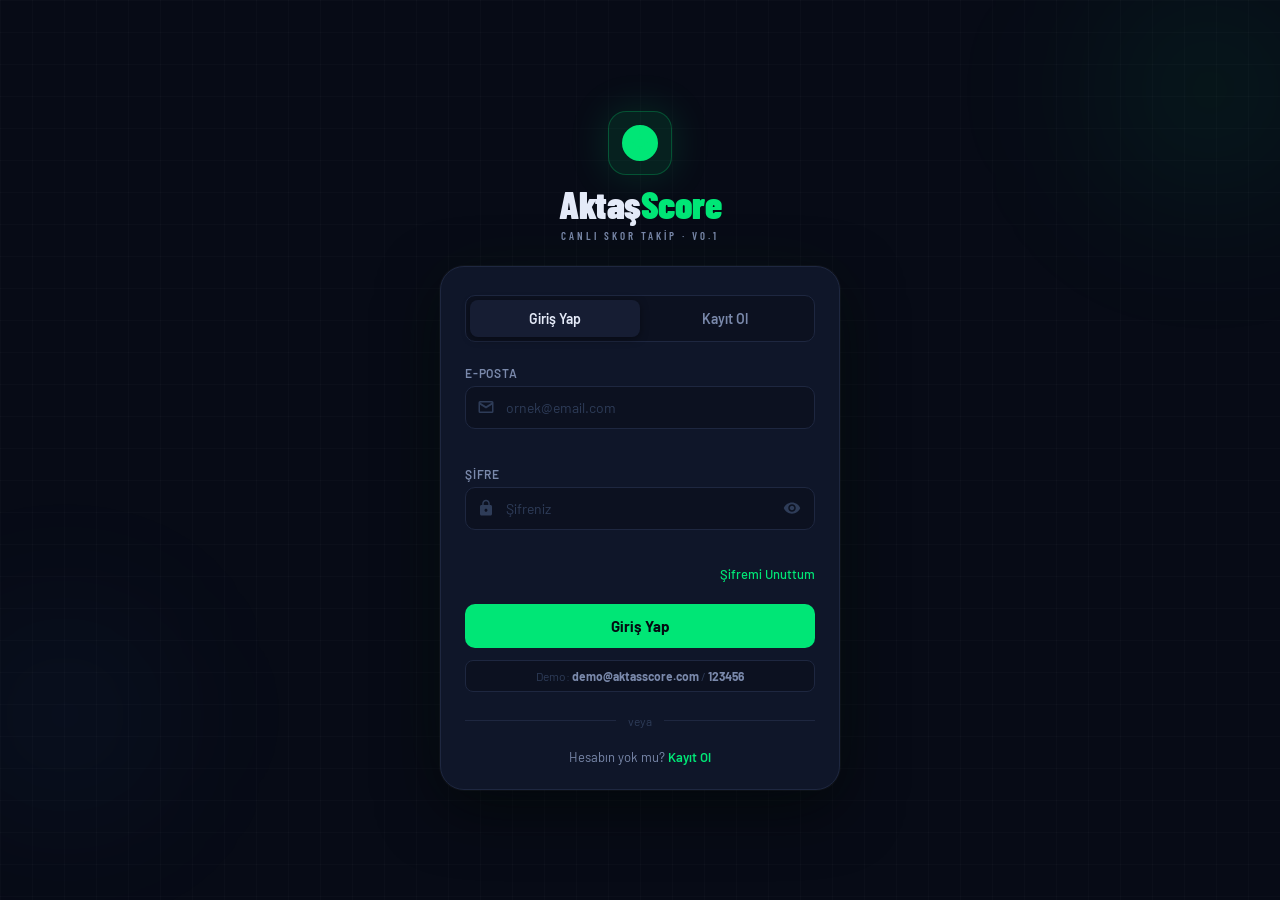
<file: index.html>
<!DOCTYPE html>
<html lang="tr">
<head>
  <meta charset="UTF-8" />
  <meta name="viewport" content="width=device-width, initial-scale=1.0, maximum-scale=1.0, user-scalable=no" />
  <title>AktaşScore — Giriş</title>
  <link rel="stylesheet" href="index.css" />
  <link href="https://fonts.googleapis.com/css2?family=Barlow+Condensed:wght@400;600;700;800;900&family=Barlow:wght@400;500;600&display=swap" rel="stylesheet" />
</head>
<body>

  <div class="bg-glow glow-1"></div>
  <div class="bg-glow glow-2"></div>
  <div class="bg-grid"></div>

  <div class="logo-wrap">
    <div class="logo-icon">
      <svg width="36" height="36" viewBox="0 0 36 36" fill="none">
        <circle cx="18" cy="18" r="17" stroke="#00e676" stroke-width="2"/>
        <path d="M18 6 L21 14 L30 14 L23 19 L26 28 L18 23 L10 28 L13 19 L6 14 L15 14 Z" fill="#00e676" opacity="0.15" stroke="#00e676" stroke-width="1.2" stroke-linejoin="round"/>
        <circle cx="18" cy="18" r="4" fill="#00e676"/>
      </svg>
    </div>
    <div class="logo-text"><span class="logo-main">Aktaş</span><span class="logo-accent">Score</span></div>
    <div class="logo-sub">CANLI SKOR TAKİP · v0.1</div>
  </div>

  <div class="auth-card">
    <div class="tabs">
      <button class="tab active" data-tab="login">Giriş Yap</button>
      <button class="tab" data-tab="register">Kayıt Ol</button>
    </div>

    <!-- LOGIN -->
    <form id="form-login" class="auth-form active" novalidate>
      <div class="field-group">
        <label>E-Posta</label>
        <div class="input-wrap">
          <svg class="input-icon" viewBox="0 0 24 24"><path d="M20 4H4a2 2 0 00-2 2v12a2 2 0 002 2h16a2 2 0 002-2V6a2 2 0 00-2-2zm0 2l-8 5-8-5h16zm0 12H4V9l8 5 8-5v9z"/></svg>
          <input type="email" id="login-email" placeholder="ornek@email.com" autocomplete="email"/>
        </div>
        <span class="field-error" id="login-email-err"></span>
      </div>
      <div class="field-group">
        <label>Şifre</label>
        <div class="input-wrap">
          <svg class="input-icon" viewBox="0 0 24 24"><path d="M18 8h-1V6c0-2.76-2.24-5-5-5S7 3.24 7 6v2H6c-1.1 0-2 .9-2 2v10c0 1.1.9 2 2 2h12c1.1 0 2-.9 2-2V10c0-1.1-.9-2-2-2zm-6 9c-1.1 0-2-.9-2-2s.9-2 2-2 2 .9 2 2-.9 2-2 2zm3.1-9H8.9V6c0-1.71 1.39-3.1 3.1-3.1 1.71 0 3.1 1.39 3.1 3.1v2z"/></svg>
          <input type="password" id="login-password" placeholder="Şifreniz" autocomplete="current-password"/>
          <button type="button" class="eye-btn" data-target="login-password"><svg viewBox="0 0 24 24"><path d="M12 4.5C7 4.5 2.73 7.61 1 12c1.73 4.39 6 7.5 11 7.5s9.27-3.11 11-7.5C21.27 7.61 17 4.5 12 4.5zm0 12.5c-2.76 0-5-2.24-5-5s2.24-5 5-5 5 2.24 5 5-2.24 5-5 5zm0-8c-1.66 0-3 1.34-3 3s1.34 3 3 3 3-1.34 3-3-1.34-3-3-3z"/></svg></button>
        </div>
        <span class="field-error" id="login-password-err"></span>
      </div>
      <div class="forgot-link-wrap">
        <button type="button" class="forgot-link" data-tab="forgot">Şifremi Unuttum</button>
      </div>
      <button type="submit" class="btn-primary" id="login-btn">
        <span class="btn-text">Giriş Yap</span>
        <span class="btn-loader hidden"></span>
      </button>
      <div class="demo-hint">Demo: <strong>demo@aktasscore.com</strong> / <strong>123456</strong></div>
      <div class="divider"><span>veya</span></div>
      <p class="switch-hint">Hesabın yok mu? <button type="button" class="link-btn" data-tab="register">Kayıt Ol</button></p>
    </form>

    <!-- REGISTER -->
    <form id="form-register" class="auth-form" novalidate>
      <div class="field-group">
        <label>E-Posta</label>
        <div class="input-wrap">
          <svg class="input-icon" viewBox="0 0 24 24"><path d="M20 4H4a2 2 0 00-2 2v12a2 2 0 002 2h16a2 2 0 002-2V6a2 2 0 00-2-2zm0 2l-8 5-8-5h16zm0 12H4V9l8 5 8-5v9z"/></svg>
          <input type="email" id="reg-email" placeholder="ornek@email.com" autocomplete="email"/>
        </div>
        <span class="field-error" id="reg-email-err"></span>
      </div>
      <div class="field-group">
        <label>Şifre</label>
        <div class="input-wrap">
          <svg class="input-icon" viewBox="0 0 24 24"><path d="M18 8h-1V6c0-2.76-2.24-5-5-5S7 3.24 7 6v2H6c-1.1 0-2 .9-2 2v10c0 1.1.9 2 2 2h12c1.1 0 2-.9 2-2V10c0-1.1-.9-2-2-2zm-6 9c-1.1 0-2-.9-2-2s.9-2 2-2 2 .9 2 2-.9 2-2 2zm3.1-9H8.9V6c0-1.71 1.39-3.1 3.1-3.1 1.71 0 3.1 1.39 3.1 3.1v2z"/></svg>
          <input type="password" id="reg-password" placeholder="En az 6 karakter" autocomplete="new-password"/>
          <button type="button" class="eye-btn" data-target="reg-password"><svg viewBox="0 0 24 24"><path d="M12 4.5C7 4.5 2.73 7.61 1 12c1.73 4.39 6 7.5 11 7.5s9.27-3.11 11-7.5C21.27 7.61 17 4.5 12 4.5zm0 12.5c-2.76 0-5-2.24-5-5s2.24-5 5-5 5 2.24 5 5-2.24 5-5 5zm0-8c-1.66 0-3 1.34-3 3s1.34 3 3 3 3-1.34 3-3-1.34-3-3-3z"/></svg></button>
        </div>
        <span class="field-error" id="reg-password-err"></span>
        <div class="strength-bar-wrap">
          <div class="strength-bar"><div class="strength-fill" id="strength-fill"></div></div>
          <span class="strength-label" id="strength-label"></span>
        </div>
      </div>
      <div class="field-group">
        <label>Şifre Tekrar</label>
        <div class="input-wrap">
          <svg class="input-icon" viewBox="0 0 24 24"><path d="M18 8h-1V6c0-2.76-2.24-5-5-5S7 3.24 7 6v2H6c-1.1 0-2 .9-2 2v10c0 1.1.9 2 2 2h12c1.1 0 2-.9 2-2V10c0-1.1-.9-2-2-2zm-6 9c-1.1 0-2-.9-2-2s.9-2 2-2 2 .9 2 2-.9 2-2 2zm3.1-9H8.9V6c0-1.71 1.39-3.1 3.1-3.1 1.71 0 3.1 1.39 3.1 3.1v2z"/></svg>
          <input type="password" id="reg-confirm" placeholder="Şifrenizi tekrar girin" autocomplete="new-password"/>
          <button type="button" class="eye-btn" data-target="reg-confirm"><svg viewBox="0 0 24 24"><path d="M12 4.5C7 4.5 2.73 7.61 1 12c1.73 4.39 6 7.5 11 7.5s9.27-3.11 11-7.5C21.27 7.61 17 4.5 12 4.5zm0 12.5c-2.76 0-5-2.24-5-5s2.24-5 5-5 5 2.24 5 5-2.24 5-5 5zm0-8c-1.66 0-3 1.34-3 3s1.34 3 3 3 3-1.34 3-3-1.34-3-3-3z"/></svg></button>
        </div>
        <span class="field-error" id="reg-confirm-err"></span>
      </div>
      <button type="submit" class="btn-primary" id="register-btn">
        <span class="btn-text">Hesap Oluştur</span>
        <span class="btn-loader hidden"></span>
      </button>
      <div class="divider"><span>veya</span></div>
      <p class="switch-hint">Zaten hesabın var mı? <button type="button" class="link-btn" data-tab="login">Giriş Yap</button></p>
    </form>

    <!-- FORGOT -->
    <form id="form-forgot" class="auth-form" novalidate>
      <div class="forgot-header">
        <button type="button" class="back-btn-sm" data-tab="login">
          <svg viewBox="0 0 24 24"><path d="M20 11H7.83l5.59-5.59L12 4l-8 8 8 8 1.41-1.41L7.83 13H20v-2z"/></svg>
        </button>
        <div>
          <h2 class="forgot-title">Şifremi Unuttum</h2>
          <p class="forgot-desc">E-posta adresine sıfırlama bağlantısı gönderilecek</p>
        </div>
      </div>
      <div class="field-group">
        <label>E-Posta</label>
        <div class="input-wrap">
          <svg class="input-icon" viewBox="0 0 24 24"><path d="M20 4H4a2 2 0 00-2 2v12a2 2 0 002 2h16a2 2 0 002-2V6a2 2 0 00-2-2zm0 2l-8 5-8-5h16zm0 12H4V9l8 5 8-5v9z"/></svg>
          <input type="email" id="forgot-email" placeholder="ornek@email.com" autocomplete="email"/>
        </div>
        <span class="field-error" id="forgot-email-err"></span>
      </div>
      <button type="submit" class="btn-primary" id="forgot-btn">
        <span class="btn-text">Sıfırlama Gönder</span>
        <span class="btn-loader hidden"></span>
      </button>
    </form>
  </div>

  <!-- MODAL -->
  <div class="modal-overlay hidden" id="success-modal">
    <div class="modal">
      <div class="modal-icon success">
        <svg viewBox="0 0 24 24"><path d="M9 16.17L4.83 12l-1.42 1.41L9 19 21 7l-1.41-1.41L9 16.17z"/></svg>
      </div>
      <h3 id="modal-title">Başarılı!</h3>
      <p id="modal-desc">İşlem tamamlandı.</p>
      <button class="btn-primary" id="modal-ok">Tamam</button>
    </div>
  </div>

  <script src="data.js"></script>
  <script src="index.js"></script>
</body>
</html>
</file>
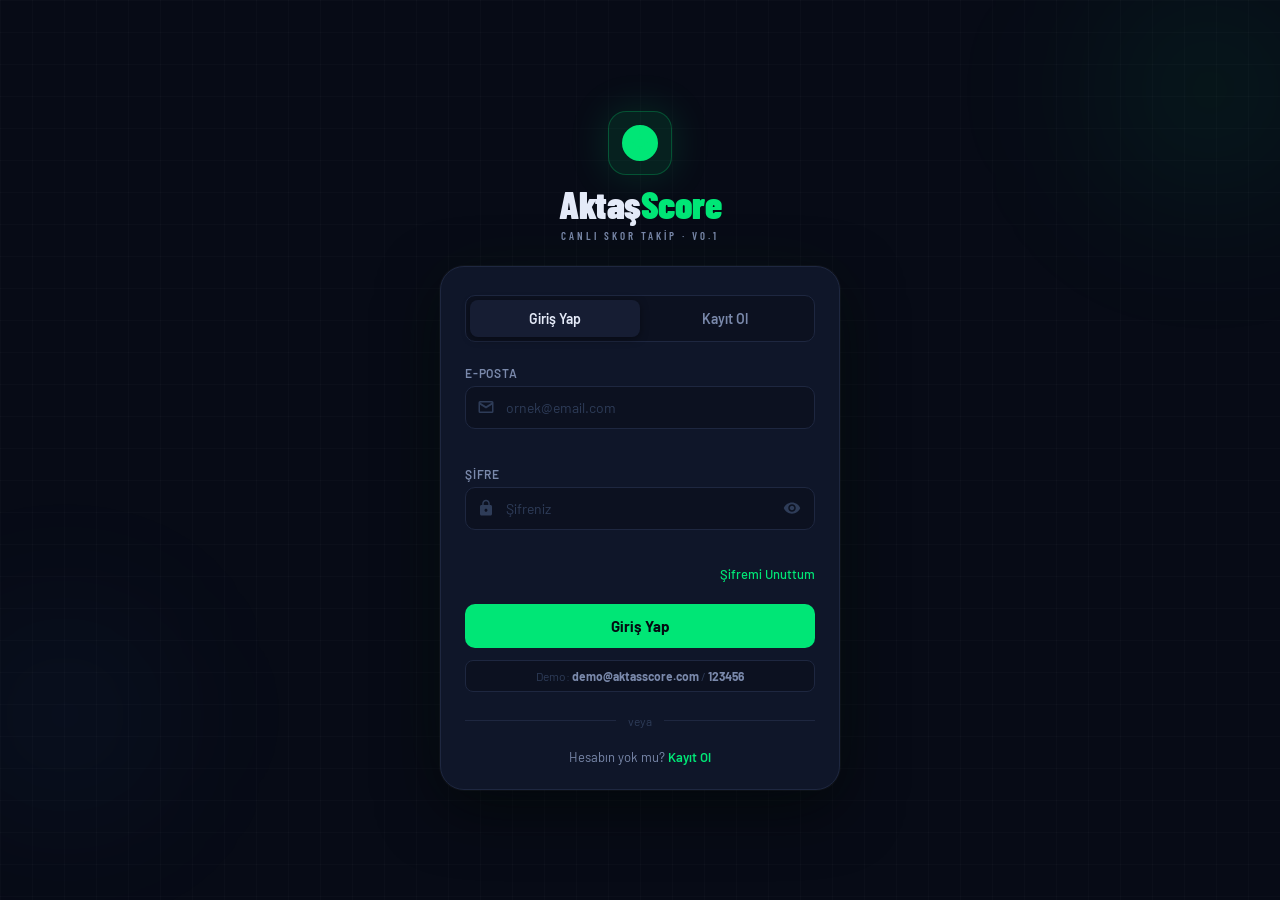
<file: favorites.html>
<!DOCTYPE html>
<html lang="tr">
<head>
  <meta charset="UTF-8"/>
  <meta name="viewport" content="width=device-width,initial-scale=1.0,maximum-scale=1.0,user-scalable=no"/>
  <title>Favorilerim — AktaşScore</title>
  <link rel="stylesheet" href="favorites.css"/>
  <link href="https://fonts.googleapis.com/css2?family=Barlow+Condensed:wght@400;600;700;800;900&family=Barlow:wght@400;500;600&display=swap" rel="stylesheet"/>
</head>
<body>
  <header class="topbar">
    <button class="back-btn" onclick="history.back()">
      <svg viewBox="0 0 24 24"><path d="M20 11H7.83l5.59-5.59L12 4l-8 8 8 8 1.41-1.41L7.83 13H20v-2z"/></svg>
    </button>
    <div class="topbar-center">
      <span class="topbar-title">Favorilerim</span>
    </div>
    <div style="width:36px"></div>
  </header>

  <div class="tabs-wrap">
    <button class="ftab active" data-tab="teams">Takımlar</button>
    <button class="ftab" data-tab="matches">Bildirimler</button>
    <div class="ftab-indicator" id="ftab-indicator"></div>
  </div>

  <main class="content" id="content"></main>

  <nav class="bottom-nav">
    <button class="nav-btn" onclick="goTo('home.html');openDrawer()">
      <svg viewBox="0 0 24 24"><path d="M3 18h18v-2H3v2zm0-5h18v-2H3v2zm0-7v2h18V6H3z"/></svg>
      <span>Menüler</span>
    </button>
    <button class="nav-btn" onclick="goTo('home.html')">
      <svg viewBox="0 0 24 24"><path d="M15.5 14h-.79l-.28-.27A6.471 6.471 0 0016 9.5 6.5 6.5 0 109.5 16c1.61 0 3.09-.59 4.23-1.57l.27.28v.79l5 4.99L20.49 19l-4.99-5zm-6 0C7.01 14 5 11.99 5 9.5S7.01 5 9.5 5 14 7.01 14 9.5 11.99 14 9.5 14z"/></svg>
      <span>Arama</span>
    </button>
    <button class="nav-center" onclick="goTo('home.html')">
      <div class="nav-center-inner"><svg viewBox="0 0 24 24"><path d="M10 20v-6h4v6h5v-8h3L12 3 2 12h3v8z"/></svg></div>
      <span>Ana Sayfa</span>
    </button>
    <button class="nav-btn" onclick="goTo('table.html')">
      <svg viewBox="0 0 24 24"><path d="M3 3h18v2H3zm0 4h18v2H3zm0 4h18v2H3zm0 4h18v2H3zm0 4h18v2H3z"/></svg>
      <span>Puan Tab.</span>
    </button>
    <button class="nav-btn nav-active">
      <svg viewBox="0 0 24 24"><path d="M12 17.27L18.18 21l-1.64-7.03L22 9.24l-7.19-.61L12 2 9.19 8.63 2 9.24l5.46 4.73L5.82 21z"/></svg>
      <span>Favoriler</span>
    </button>
  </nav>

  <div id="toast-container"></div>
  <script src="data.js"></script>
  <script src="favorites.js"></script>
</body>
</html>
</file>
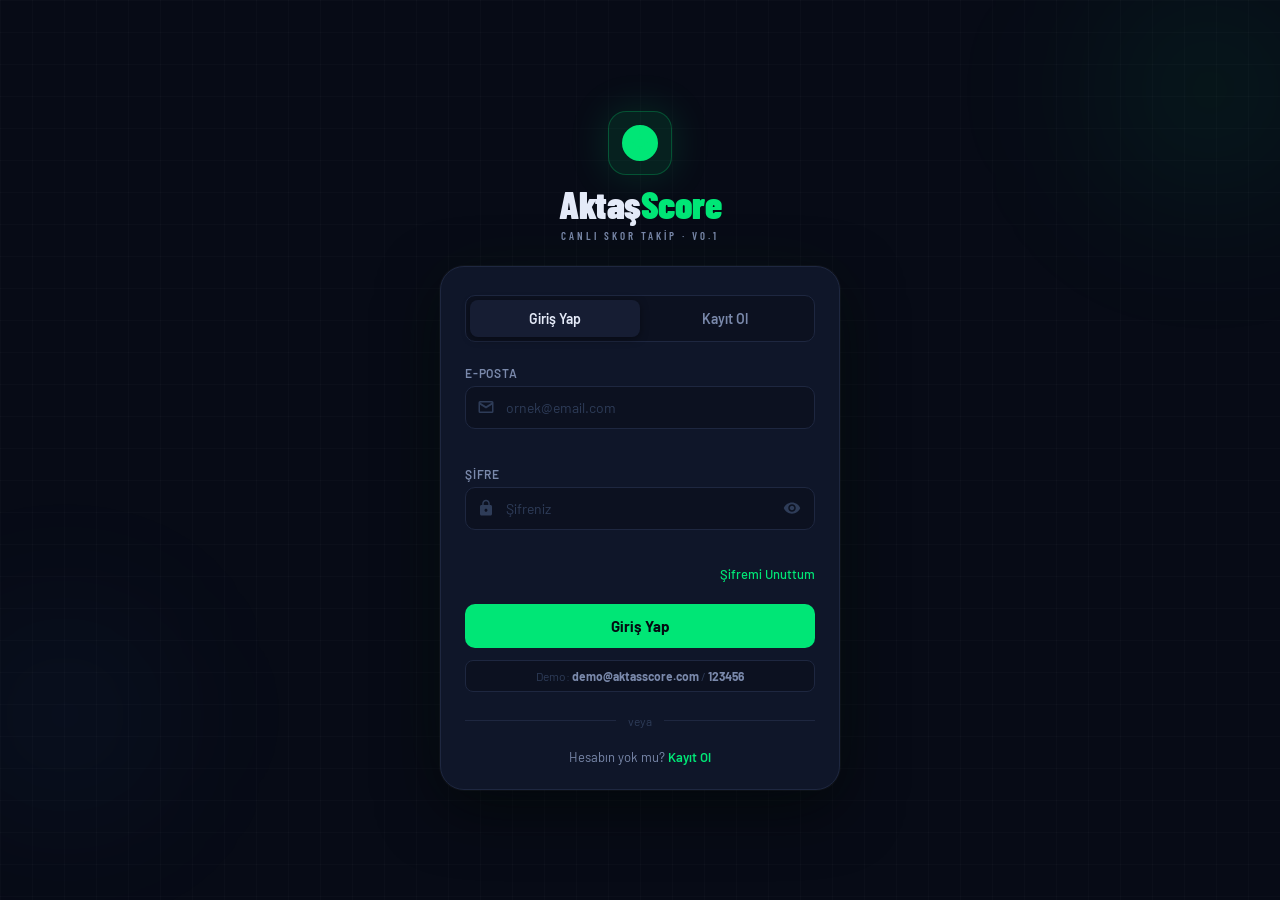
<file: home.html>
<!DOCTYPE html>
<html lang="tr">
<head>
  <meta charset="UTF-8"/>
  <meta name="viewport" content="width=device-width,initial-scale=1.0,maximum-scale=1.0,user-scalable=no"/>
  <title>AktaşScore</title>
  <link rel="stylesheet" href="home.css"/>
  <link href="https://fonts.googleapis.com/css2?family=Barlow+Condensed:wght@400;600;700;800;900&family=Barlow:wght@400;500;600&display=swap" rel="stylesheet"/>
</head>
<body>
  <header class="topbar">
    <div class="logo-mark">A<span>S</span></div>
    <div class="topbar-center">
      <span class="topbar-title">AktaşScore</span>
      <span class="version-badge">v0.1</span>
    </div>
    <button class="icon-btn" id="notif-btn">
      <svg viewBox="0 0 24 24"><path d="M12 22c1.1 0 2-.9 2-2h-4c0 1.1.9 2 2 2zm6-6v-5c0-3.07-1.63-5.64-4.5-6.32V4c0-.83-.67-1.5-1.5-1.5s-1.5.67-1.5 1.5v.68C7.64 5.36 6 7.92 6 11v5l-2 2v1h16v-1l-2-2z"/></svg>
      <span class="notif-dot hidden" id="notif-dot"></span>
    </button>
  </header>

  <div class="date-strip-wrap">
    <div class="date-strip" id="date-strip"></div>
  </div>

  <div class="filter-pills">
    <button class="pill active" data-filter="all">Tümü</button>
    <button class="pill" data-filter="live">🔴 Canlı</button>
    <button class="pill" data-filter="finished">Bitti</button>
    <button class="pill" data-filter="upcoming">Yakında</button>
  </div>

  <main class="match-list" id="match-list"></main>

  <nav class="bottom-nav">
    <button class="nav-btn" id="nav-menu">
      <svg viewBox="0 0 24 24"><path d="M3 18h18v-2H3v2zm0-5h18v-2H3v2zm0-7v2h18V6H3z"/></svg>
      <span>Menüler</span>
    </button>
    <button class="nav-btn" id="nav-search">
      <svg viewBox="0 0 24 24"><path d="M15.5 14h-.79l-.28-.27A6.471 6.471 0 0016 9.5 6.5 6.5 0 109.5 16c1.61 0 3.09-.59 4.23-1.57l.27.28v.79l5 4.99L20.49 19l-4.99-5zm-6 0C7.01 14 5 11.99 5 9.5S7.01 5 9.5 5 14 7.01 14 9.5 11.99 14 9.5 14z"/></svg>
      <span>Arama</span>
    </button>
    <button class="nav-center" id="nav-home">
      <div class="nav-center-inner">
        <svg viewBox="0 0 24 24"><path d="M10 20v-6h4v6h5v-8h3L12 3 2 12h3v8z"/></svg>
      </div>
      <span>Ana Sayfa</span>
    </button>
    <button class="nav-btn" id="nav-table" onclick="goTo('table.html')">
      <svg viewBox="0 0 24 24"><path d="M3 3h18v2H3zm0 4h18v2H3zm0 4h18v2H3zm0 4h18v2H3zm0 4h18v2H3z"/></svg>
      <span>Puan Tab.</span>
    </button>
    <button class="nav-btn" id="nav-fav" onclick="goTo('favorites.html')">
      <svg viewBox="0 0 24 24"><path d="M12 17.27L18.18 21l-1.64-7.03L22 9.24l-7.19-.61L12 2 9.19 8.63 2 9.24l5.46 4.73L5.82 21z"/></svg>
      <span>Favoriler</span>
    </button>
  </nav>

  <!-- DRAWER -->
  <div class="drawer-overlay" id="drawer-overlay"></div>
  <div class="drawer" id="drawer">
    <div class="drawer-header">
      <div class="drawer-logo"><span class="logo-main">Aktaş</span><span class="logo-accent">Score</span></div>
      <button class="drawer-close" id="drawer-close">
        <svg viewBox="0 0 24 24"><path d="M19 6.41L17.59 5 12 10.59 6.41 5 5 6.41 10.59 12 5 17.59 6.41 19 12 13.41 17.59 19 19 17.59 13.41 12z"/></svg>
      </button>
    </div>
    <div class="drawer-user">
      <div class="drawer-avatar" id="drawer-avatar">A</div>
      <div>
        <div class="drawer-email" id="drawer-email">—</div>
        <div class="drawer-badge">Üye · v0.1</div>
      </div>
    </div>
    <div class="drawer-divider"></div>
    <nav class="drawer-nav">
      <button class="drawer-item active" onclick="closeDrawer()">
        <svg viewBox="0 0 24 24"><path d="M10 20v-6h4v6h5v-8h3L12 3 2 12h3v8z"/></svg>Ana Sayfa
      </button>
      <button class="drawer-item" onclick="goTo('favorites.html')">
        <svg viewBox="0 0 24 24"><path d="M12 17.27L18.18 21l-1.64-7.03L22 9.24l-7.19-.61L12 2 9.19 8.63 2 9.24l5.46 4.73L5.82 21z"/></svg>Favorilerim
      </button>
      <button class="drawer-item" onclick="goTo('table.html')">
        <svg viewBox="0 0 24 24"><path d="M3 3h18v2H3zm0 4h18v2H3zm0 4h18v2H3zm0 4h18v2H3zm0 4h18v2H3z"/></svg>Puan Tablosu
      </button>
      <button class="drawer-item" onclick="goTo('support.html')">
        <svg viewBox="0 0 24 24"><path d="M12 2C6.48 2 2 6.48 2 12s4.48 10 10 10 10-4.48 10-10S17.52 2 12 2zm1 17h-2v-2h2v2zm2.07-7.75l-.9.92C13.45 12.9 13 13.5 13 15h-2v-.5c0-1.1.45-2.1 1.17-2.83l1.24-1.26c.37-.36.59-.86.59-1.41 0-1.1-.9-2-2-2s-2 .9-2 2H8c0-2.21 1.79-4 4-4s4 1.79 4 4c0 .88-.36 1.68-.93 2.25z"/></svg>Destek
      </button>
    </nav>
    <div class="drawer-divider"></div>
    <button class="drawer-item logout" id="drawer-logout">
      <svg viewBox="0 0 24 24"><path d="M17 7l-1.41 1.41L18.17 11H8v2h10.17l-2.58 2.58L17 17l5-5zM4 5h8V3H4c-1.1 0-2 .9-2 2v14c0 1.1.9 2 2 2h8v-2H4V5z"/></svg>Çıkış Yap
    </button>
  </div>

  <!-- SEARCH -->
  <div class="search-overlay hidden" id="search-overlay">
    <div class="search-box">
      <div class="search-input-wrap">
        <svg viewBox="0 0 24 24"><path d="M15.5 14h-.79l-.28-.27A6.471 6.471 0 0016 9.5 6.5 6.5 0 109.5 16c1.61 0 3.09-.59 4.23-1.57l.27.28v.79l5 4.99L20.49 19l-4.99-5zm-6 0C7.01 14 5 11.99 5 9.5S7.01 5 9.5 5 14 7.01 14 9.5 11.99 14 9.5 14z"/></svg>
        <input type="text" id="search-input" placeholder="Takım veya lig ara..." autocomplete="off"/>
        <button id="search-close"><svg viewBox="0 0 24 24"><path d="M19 6.41L17.59 5 12 10.59 6.41 5 5 6.41 10.59 12 5 17.59 6.41 19 12 13.41 17.59 19 19 17.59 13.41 12z"/></svg></button>
      </div>
      <div class="search-results" id="search-results"><div class="search-hint">Aramak istediğin takım veya ligi yaz...</div></div>
    </div>
  </div>

  <div id="toast-container"></div>
  <script src="data.js"></script>
  <script src="home.js"></script>
</body>
</html>
</file>
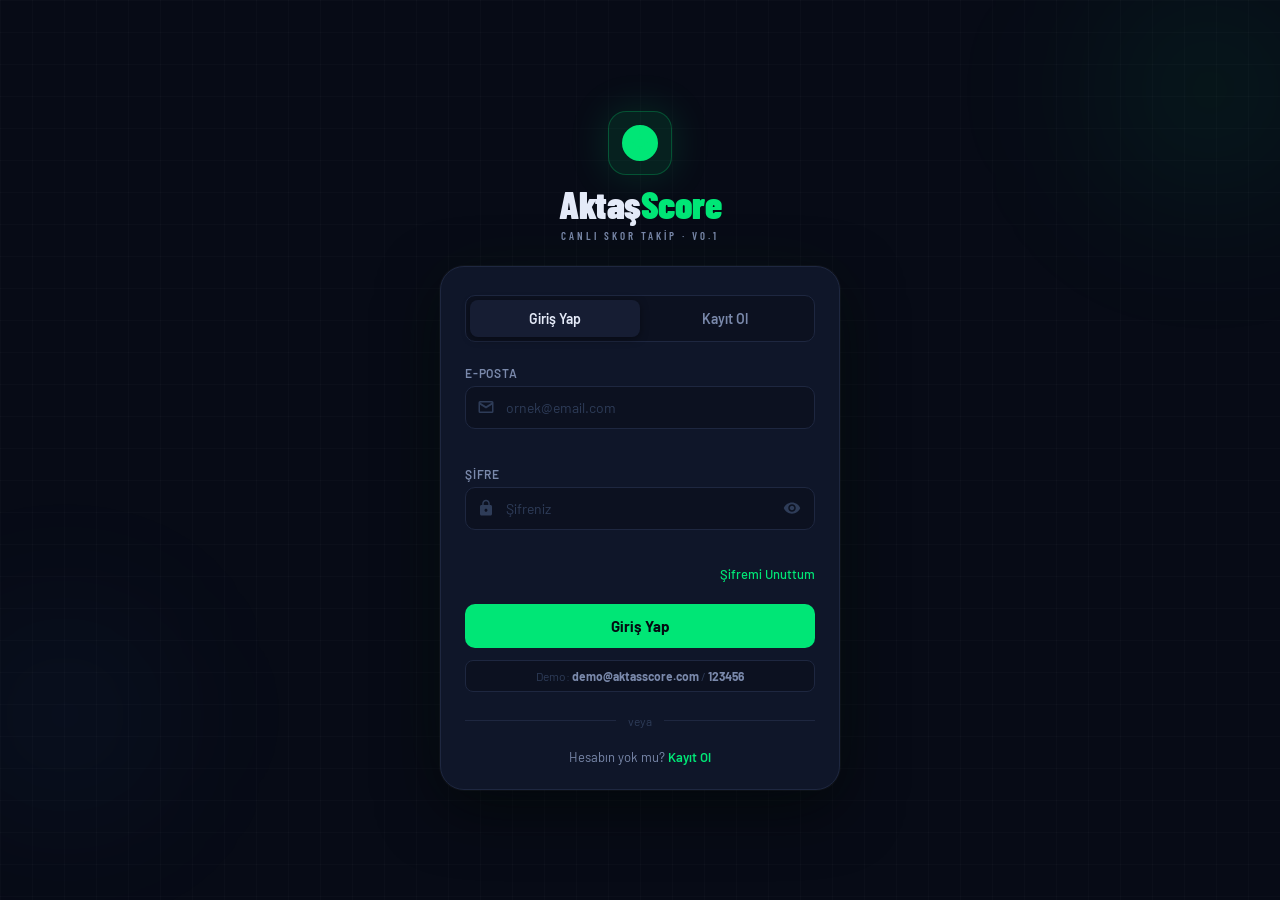
<file: match.html>
<!DOCTYPE html>
<html lang="tr">
<head>
  <meta charset="UTF-8"/>
  <meta name="viewport" content="width=device-width,initial-scale=1.0,maximum-scale=1.0,user-scalable=no"/>
  <title>Maç Detayı — AktaşScore</title>
  <link rel="stylesheet" href="match.css"/>
  <link href="https://fonts.googleapis.com/css2?family=Barlow+Condensed:wght@400;600;700;800;900&family=Barlow:wght@400;500;600&display=swap" rel="stylesheet"/>
</head>
<body>
  <header class="topbar">
    <button class="back-btn" id="back-btn">
      <svg viewBox="0 0 24 24"><path d="M20 11H7.83l5.59-5.59L12 4l-8 8 8 8 1.41-1.41L7.83 13H20v-2z"/></svg>
    </button>
    <div class="topbar-center">
      <span class="topbar-league" id="topbar-league">Süper Lig</span>
      <span class="topbar-date" id="topbar-date">Bugün · 21:00</span>
    </div>
    <button class="icon-btn notif-toggle" id="notif-toggle" title="Maç Bildirimi">
      <svg viewBox="0 0 24 24"><path d="M12 22c1.1 0 2-.9 2-2h-4c0 1.1.9 2 2 2zm6-6v-5c0-3.07-1.63-5.64-4.5-6.32V4c0-.83-.67-1.5-1.5-1.5s-1.5.67-1.5 1.5v.68C7.64 5.36 6 7.92 6 11v5l-2 2v1h16v-1l-2-2z"/></svg>
    </button>
  </header>

  <div class="hero" id="hero">
    <div class="hero-bg"></div>
    <div class="live-badge hidden" id="live-badge"><span class="live-dot"></span> CANLI</div>
    <div class="hero-teams">
      <div class="hero-team">
        <div class="hero-logo" id="home-logo">⭐</div>
        <div class="hero-team-name" id="home-name">—</div>
        <button class="hero-fav-btn" id="home-fav-btn" data-side="home">
          <svg viewBox="0 0 24 24"><path d="M12 17.27L18.18 21l-1.64-7.03L22 9.24l-7.19-.61L12 2 9.19 8.63 2 9.24l5.46 4.73L5.82 21z"/></svg>
          <span>Favori</span>
        </button>
      </div>
      <div class="hero-score-wrap">
        <div class="hero-score">
          <span id="score-home">-</span>
          <span class="score-divider">:</span>
          <span id="score-away">-</span>
        </div>
        <div class="hero-status" id="hero-status">-</div>
        <div class="hero-ht" id="hero-ht"></div>
      </div>
      <div class="hero-team">
        <div class="hero-logo" id="away-logo">🦅</div>
        <div class="hero-team-name" id="away-name">—</div>
        <button class="hero-fav-btn" id="away-fav-btn" data-side="away">
          <svg viewBox="0 0 24 24"><path d="M12 17.27L18.18 21l-1.64-7.03L22 9.24l-7.19-.61L12 2 9.19 8.63 2 9.24l5.46 4.73L5.82 21z"/></svg>
          <span>Favori</span>
        </button>
      </div>
    </div>
    <div class="events-ribbon" id="events-ribbon"></div>
  </div>

  <div class="tabs-wrap">
    <div class="tabs" id="tabs">
      <button class="tab active" data-tab="summary">Özet</button>
      <button class="tab" data-tab="stats">İstatistik</button>
      <button class="tab" data-tab="lineup">Kadro</button>
      <button class="tab" data-tab="h2h">H2H</button>
    </div>
    <div class="tab-indicator" id="tab-indicator"></div>
  </div>

  <div class="tab-content" id="tab-content"></div>
  <div id="toast-container"></div>

  <script src="data.js"></script>
  <script src="match.js"></script>
</body>
</html>
</file>
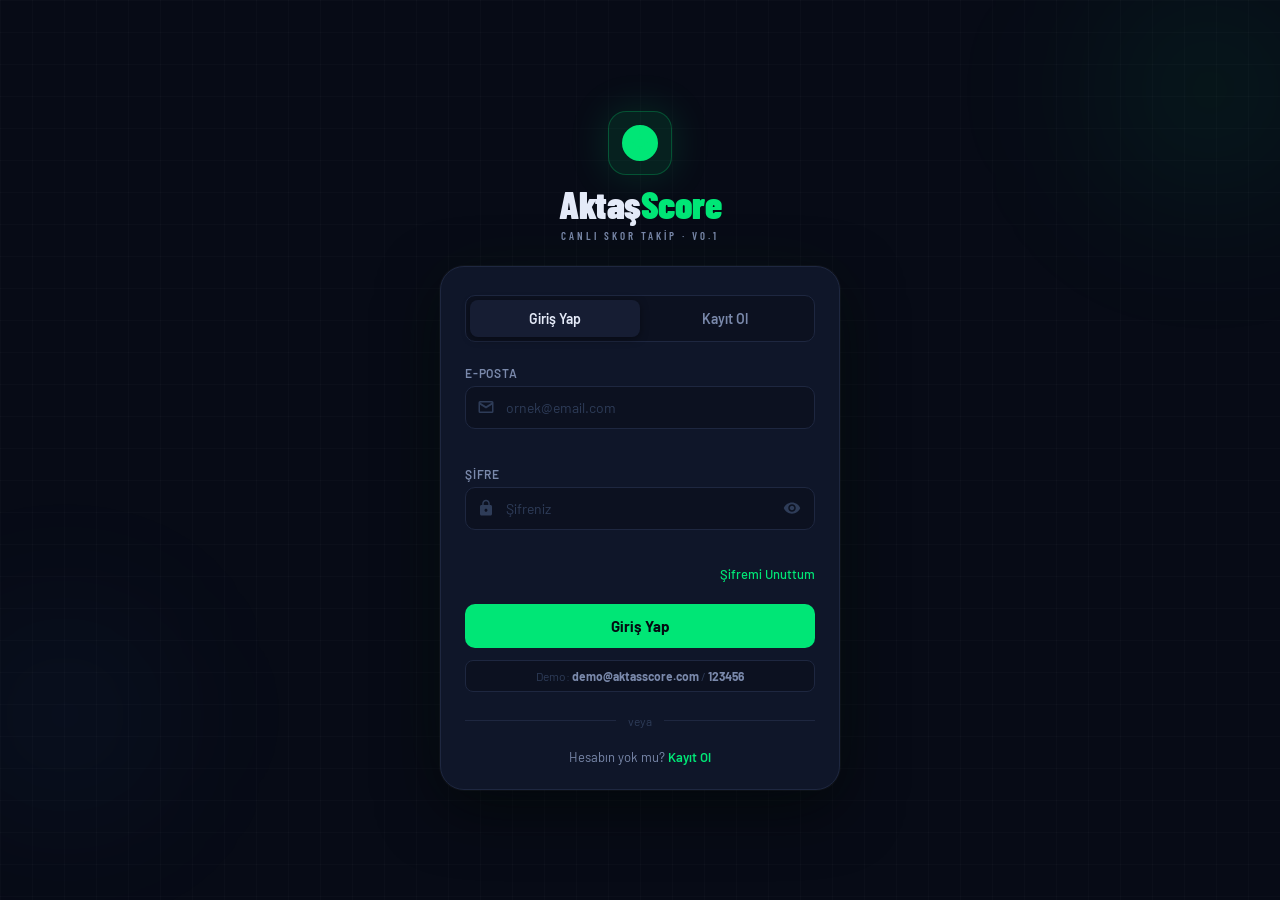
<file: support.html>
<!DOCTYPE html>
<html lang="tr">
<head>
  <meta charset="UTF-8"/>
  <meta name="viewport" content="width=device-width,initial-scale=1.0,maximum-scale=1.0,user-scalable=no"/>
  <title>Destek — AktaşScore</title>
  <link rel="stylesheet" href="support.css"/>
  <link href="https://fonts.googleapis.com/css2?family=Barlow+Condensed:wght@400;600;700;800;900&family=Barlow:wght@400;500;600&display=swap" rel="stylesheet"/>
</head>
<body>

  <!-- ═══ LIST VIEW ═══ -->
  <div id="view-list">
    <header class="topbar">
      <button class="back-btn" onclick="history.back()">
        <svg viewBox="0 0 24 24"><path d="M20 11H7.83l5.59-5.59L12 4l-8 8 8 8 1.41-1.41L7.83 13H20v-2z"/></svg>
      </button>
      <div class="topbar-center">
        <span class="topbar-title">Destek</span>
      </div>
      <button class="new-btn" id="open-new-btn">
        <svg viewBox="0 0 24 24"><path d="M19 13h-6v6h-2v-6H5v-2h6V5h2v6h6v2z"/></svg>
        Yeni
      </button>
    </header>

    <div class="list-info">
      <div class="info-box">
        <div class="info-icon">🛠️</div>
        <div>
          <div class="info-title">Destek Merkezi</div>
          <div class="info-sub">Ortalama yanıt süresi: ~2 saat</div>
        </div>
      </div>
    </div>

    <div class="ticket-filters">
      <button class="tfilter active" data-f="all">Tümü</button>
      <button class="tfilter" data-f="open">🟢 Açık</button>
      <button class="tfilter" data-f="closed">⚫ Kapalı</button>
    </div>

    <div class="ticket-list" id="ticket-list"></div>
  </div>

  <!-- ═══ NEW TICKET VIEW ═══ -->
  <div id="view-new" class="hidden">
    <header class="topbar">
      <button class="back-btn" id="back-new">
        <svg viewBox="0 0 24 24"><path d="M20 11H7.83l5.59-5.59L12 4l-8 8 8 8 1.41-1.41L7.83 13H20v-2z"/></svg>
      </button>
      <div class="topbar-center"><span class="topbar-title">Yeni Talep</span></div>
      <div style="width:36px"></div>
    </header>
    <div class="new-form-wrap">
      <div class="new-form-card">
        <div class="form-group">
          <label>Konu</label>
          <input type="text" id="ticket-subject" placeholder="Talebinizin konusu..." maxlength="80"/>
          <span class="field-error" id="subject-err"></span>
        </div>
        <div class="form-group">
          <label>Açıklama</label>
          <textarea id="ticket-body" placeholder="Sorununuzu veya talebinizi detaylıca açıklayın..." rows="6" maxlength="1000"></textarea>
          <span class="field-error" id="body-err"></span>
        </div>
        <button class="submit-btn" id="submit-ticket">
          <span class="btn-text">Talep Gönder</span>
          <span class="btn-loader hidden"></span>
        </button>
      </div>
      <p class="form-note">📌 Talepler iş günleri 09:00–18:00 saatleri arasında incelenir.</p>
    </div>
  </div>

  <!-- ═══ CHAT VIEW ═══ -->
  <div id="view-chat" class="hidden">
    <header class="topbar chat-topbar">
      <button class="back-btn" id="back-chat">
        <svg viewBox="0 0 24 24"><path d="M20 11H7.83l5.59-5.59L12 4l-8 8 8 8 1.41-1.41L7.83 13H20v-2z"/></svg>
      </button>
      <div class="topbar-center">
        <span class="chat-title" id="chat-title">Talep #TKT-000</span>
        <span class="chat-status-badge" id="chat-status-badge">Açık</span>
      </div>
      <button class="close-ticket-btn hidden" id="close-ticket-btn" title="Talebi Kapat">
        <svg viewBox="0 0 24 24"><path d="M12 2C6.48 2 2 6.48 2 12s4.48 10 10 10 10-4.48 10-10S17.52 2 12 2zm-2 15l-5-5 1.41-1.41L10 14.17l7.59-7.59L19 8l-9 9z"/></svg>
      </button>
    </header>

    <div class="chat-messages" id="chat-messages"></div>

    <div class="chat-input-wrap" id="chat-input-wrap">
      <textarea class="chat-input" id="chat-input" placeholder="Mesajınızı yazın..." rows="1"></textarea>
      <button class="chat-send" id="chat-send">
        <svg viewBox="0 0 24 24"><path d="M2.01 21L23 12 2.01 3 2 10l15 2-15 2z"/></svg>
      </button>
    </div>
    <div class="chat-closed-bar hidden" id="chat-closed-bar">
      <svg viewBox="0 0 24 24" width="16" height="16" fill="currentColor"><path d="M12 2C6.48 2 2 6.48 2 12s4.48 10 10 10 10-4.48 10-10S17.52 2 12 2zm-2 15l-5-5 1.41-1.41L10 14.17l7.59-7.59L19 8l-9 9z"/></svg>
      Bu talep kapatılmıştır. Yeni bir talep oluşturabilirsiniz.
    </div>
  </div>

  <script src="data.js"></script>
  <script src="support.js"></script>
</body>
</html>
</file>
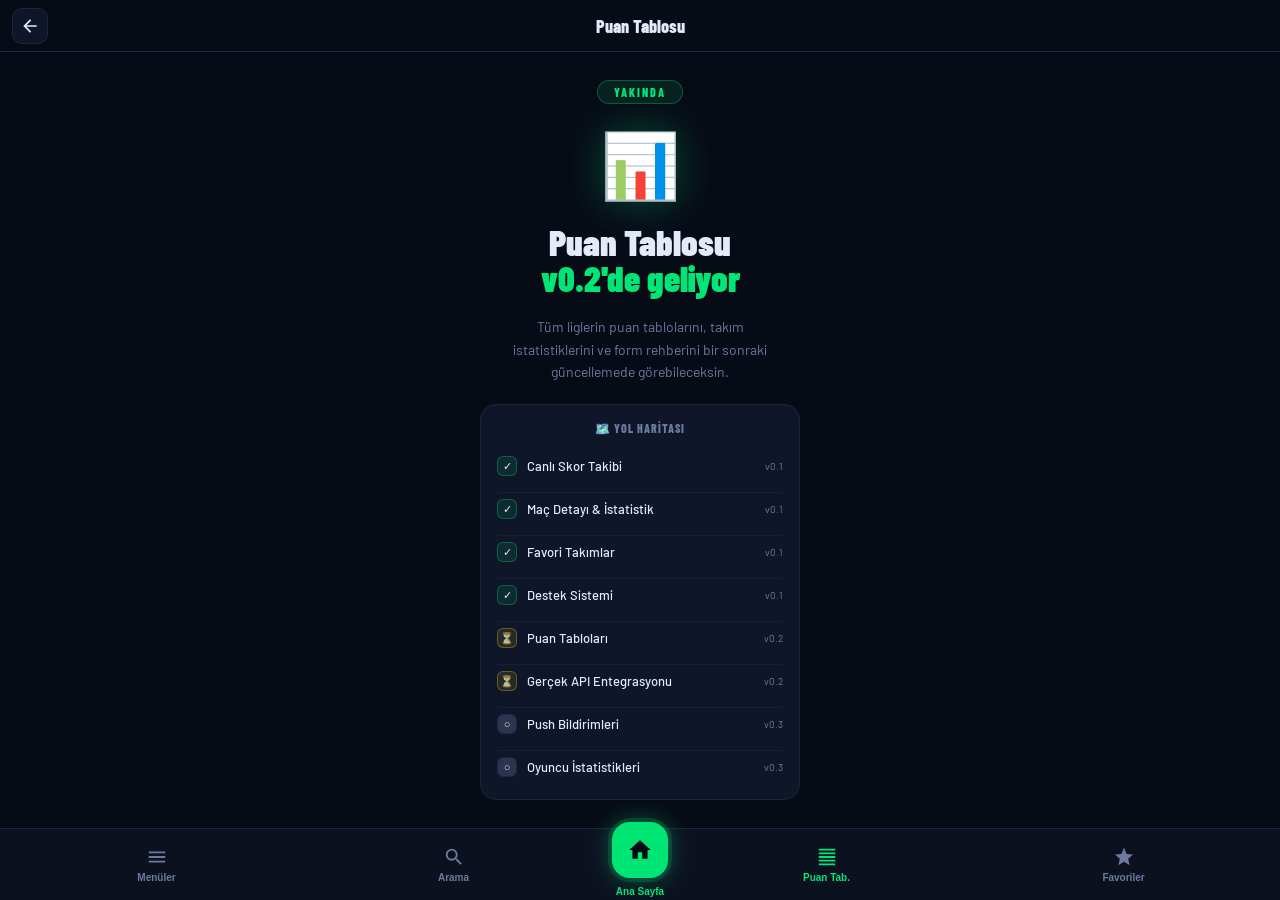
<file: table.html>
<!DOCTYPE html>
<html lang="tr">
<head>
  <meta charset="UTF-8"/>
  <meta name="viewport" content="width=device-width,initial-scale=1.0,maximum-scale=1.0,user-scalable=no"/>
  <title>Puan Tablosu — AktaşScore</title>
  <link href="https://fonts.googleapis.com/css2?family=Barlow+Condensed:wght@400;600;700;800;900&family=Barlow:wght@400;500;600&display=swap" rel="stylesheet"/>
  <style>
    :root{--bg:#070b16;--bg2:#0c1120;--card:#0f1629;--card2:#141d35;--border:#1c2640;--green:#00e676;--green-dim:rgba(0,230,118,.1);--text:#e4eaf8;--sub:#6b7a9e;--muted:#2c3550;--nav-h:72px;--font-h:'Barlow Condensed',sans-serif;--font-b:'Barlow',sans-serif}
    *{margin:0;padding:0;box-sizing:border-box;-webkit-tap-highlight-color:transparent}
    html,body{height:100%;overflow:hidden;background:var(--bg);color:var(--text);font-family:var(--font-b)}
    .topbar{position:fixed;top:0;left:0;right:0;height:52px;background:var(--bg);border-bottom:1px solid var(--border);display:flex;align-items:center;justify-content:space-between;padding:0 12px;z-index:10}
    .back-btn{background:var(--card);border:1px solid var(--border);border-radius:10px;width:36px;height:36px;display:flex;align-items:center;justify-content:center;cursor:pointer}
    .back-btn svg{width:20px;height:20px;fill:var(--text)}
    .topbar-title{font-family:var(--font-h);font-size:18px;font-weight:800}

    .page{position:fixed;top:52px;bottom:var(--nav-h);left:0;right:0;display:flex;flex-direction:column;align-items:center;justify-content:center;padding:24px;text-align:center;gap:20px}

    .soon-badge{background:var(--green-dim);border:1px solid rgba(0,230,118,.3);color:var(--green);font-family:var(--font-h);font-size:12px;font-weight:800;letter-spacing:2px;padding:4px 16px;border-radius:99px}
    .soon-icon{font-size:64px;filter:drop-shadow(0 0 20px rgba(0,230,118,.3))}
    .soon-title{font-family:var(--font-h);font-size:36px;font-weight:900;line-height:1}
    .soon-title span{color:var(--green)}
    .soon-desc{font-size:14px;color:var(--sub);line-height:1.6;max-width:280px}

    .roadmap{background:var(--card);border:1px solid var(--border);border-radius:16px;padding:16px;width:100%;max-width:320px;display:flex;flex-direction:column;gap:10px}
    .road-title{font-family:var(--font-h);font-size:12px;font-weight:800;color:var(--sub);text-transform:uppercase;letter-spacing:1px;margin-bottom:4px}
    .road-item{display:flex;align-items:center;gap:10px;padding:6px 0}
    .road-item+.road-item{border-top:1px solid rgba(255,255,255,.04)}
    .road-check{width:20px;height:20px;border-radius:6px;display:flex;align-items:center;justify-content:center;font-size:11px;flex-shrink:0}
    .check-done{background:var(--green-dim);border:1px solid rgba(0,230,118,.3)}
    .check-soon{background:rgba(255,214,0,.1);border:1px solid rgba(255,214,0,.3)}
    .check-later{background:var(--muted);border:1px solid var(--border)}
    .road-text{font-size:13px;font-weight:500}
    .road-ver{font-size:10px;color:var(--sub);margin-left:auto;flex-shrink:0}

    /* NAV */
    .bottom-nav{position:fixed;bottom:0;left:0;right:0;z-index:200;height:var(--nav-h);background:var(--bg2);border-top:1px solid var(--border);display:flex;align-items:center;justify-content:space-around;padding:0 8px}
    .nav-btn{display:flex;flex-direction:column;align-items:center;gap:4px;background:none;border:none;cursor:pointer;color:var(--sub);padding:8px 10px;border-radius:12px;transition:.2s;flex:1}
    .nav-btn svg{width:22px;height:22px;fill:currentColor}.nav-btn span{font-size:10px;font-weight:600}
    .nav-center{display:flex;flex-direction:column;align-items:center;gap:4px;background:none;border:none;cursor:pointer;padding:0 10px;flex:0 0 auto}
    .nav-center-inner{width:56px;height:56px;border-radius:18px;background:var(--green);display:flex;align-items:center;justify-content:center;box-shadow:0 0 0 4px rgba(0,230,118,.15),0 0 24px rgba(0,230,118,.4);transition:.2s;position:relative;top:-10px}
    .nav-center-inner svg{width:26px;height:26px;fill:#040b12}
    .nav-center span{font-size:10px;font-weight:700;color:var(--green);margin-top:-6px}
    .nav-active{color:var(--green)!important}
  </style>
</head>
<body>
  <header class="topbar">
    <button class="back-btn" onclick="history.back()">
      <svg viewBox="0 0 24 24"><path d="M20 11H7.83l5.59-5.59L12 4l-8 8 8 8 1.41-1.41L7.83 13H20v-2z"/></svg>
    </button>
    <span class="topbar-title">Puan Tablosu</span>
    <div style="width:36px"></div>
  </header>

  <div class="page">
    <div class="soon-badge">YAKINDA</div>
    <div class="soon-icon">📊</div>
    <div class="soon-title">Puan Tablosu<br><span>v0.2'de geliyor</span></div>
    <p class="soon-desc">Tüm liglerin puan tablolarını, takım istatistiklerini ve form rehberini bir sonraki güncellemede görebileceksin.</p>

    <div class="roadmap">
      <div class="road-title">🗺️ Yol Haritası</div>
      <div class="road-item">
        <div class="road-check check-done">✓</div>
        <div class="road-text">Canlı Skor Takibi</div>
        <span class="road-ver">v0.1</span>
      </div>
      <div class="road-item">
        <div class="road-check check-done">✓</div>
        <div class="road-text">Maç Detayı &amp; İstatistik</div>
        <span class="road-ver">v0.1</span>
      </div>
      <div class="road-item">
        <div class="road-check check-done">✓</div>
        <div class="road-text">Favori Takımlar</div>
        <span class="road-ver">v0.1</span>
      </div>
      <div class="road-item">
        <div class="road-check check-done">✓</div>
        <div class="road-text">Destek Sistemi</div>
        <span class="road-ver">v0.1</span>
      </div>
      <div class="road-item">
        <div class="road-check check-soon">⏳</div>
        <div class="road-text">Puan Tabloları</div>
        <span class="road-ver">v0.2</span>
      </div>
      <div class="road-item">
        <div class="road-check check-soon">⏳</div>
        <div class="road-text">Gerçek API Entegrasyonu</div>
        <span class="road-ver">v0.2</span>
      </div>
      <div class="road-item">
        <div class="road-check check-later">○</div>
        <div class="road-text">Push Bildirimleri</div>
        <span class="road-ver">v0.3</span>
      </div>
      <div class="road-item">
        <div class="road-check check-later">○</div>
        <div class="road-text">Oyuncu İstatistikleri</div>
        <span class="road-ver">v0.3</span>
      </div>
    </div>
  </div>

  <nav class="bottom-nav">
    <button class="nav-btn" onclick="window.location.href='home.html'">
      <svg viewBox="0 0 24 24"><path d="M3 18h18v-2H3v2zm0-5h18v-2H3v2zm0-7v2h18V6H3z"/></svg>
      <span>Menüler</span>
    </button>
    <button class="nav-btn" onclick="window.location.href='home.html'">
      <svg viewBox="0 0 24 24"><path d="M15.5 14h-.79l-.28-.27A6.471 6.471 0 0016 9.5 6.5 6.5 0 109.5 16c1.61 0 3.09-.59 4.23-1.57l.27.28v.79l5 4.99L20.49 19l-4.99-5zm-6 0C7.01 14 5 11.99 5 9.5S7.01 5 9.5 5 14 7.01 14 9.5 11.99 14 9.5 14z"/></svg>
      <span>Arama</span>
    </button>
    <button class="nav-center" onclick="window.location.href='home.html'">
      <div class="nav-center-inner"><svg viewBox="0 0 24 24"><path d="M10 20v-6h4v6h5v-8h3L12 3 2 12h3v8z"/></svg></div>
      <span>Ana Sayfa</span>
    </button>
    <button class="nav-btn nav-active">
      <svg viewBox="0 0 24 24"><path d="M3 3h18v2H3zm0 4h18v2H3zm0 4h18v2H3zm0 4h18v2H3zm0 4h18v2H3z"/></svg>
      <span>Puan Tab.</span>
    </button>
    <button class="nav-btn" onclick="window.location.href='favorites.html'">
      <svg viewBox="0 0 24 24"><path d="M12 17.27L18.18 21l-1.64-7.03L22 9.24l-7.19-.61L12 2 9.19 8.63 2 9.24l5.46 4.73L5.82 21z"/></svg>
      <span>Favoriler</span>
    </button>
  </nav>
</body>
</html>
</file>
<file: index.css>
:root {
  --bg: #070b16; --bg2: #0c1120; --card: #0f1629; --card2: #161d33;
  --border: #1e2740; --border2: #2a3550;
  --green: #00e676; --green-dim: rgba(0,230,118,0.1); --green-glow: rgba(0,230,118,0.25);
  --red: #ff3d57; --text: #e4eaf8; --sub: #7a89ab; --muted: #2e3c58;
  --font-h: 'Barlow Condensed', sans-serif; --font-b: 'Barlow', sans-serif;
  --radius: 16px; --radius-sm: 10px; --transition: 0.22s cubic-bezier(0.4,0,0.2,1);
}
* { margin:0; padding:0; box-sizing:border-box; -webkit-tap-highlight-color:transparent; }
html, body { height:100%; font-family:var(--font-b); background:var(--bg); color:var(--text); font-size:14px; }

/* BG */
.bg-glow { position:fixed; border-radius:50%; pointer-events:none; z-index:0; filter:blur(80px); }
.glow-1 { width:300px; height:300px; background:radial-gradient(circle,rgba(0,230,118,0.12) 0%,transparent 70%); top:-60px; right:-80px; }
.glow-2 { width:250px; height:250px; background:radial-gradient(circle,rgba(59,139,250,0.1) 0%,transparent 70%); bottom:60px; left:-60px; }
.bg-grid { position:fixed; inset:0; z-index:0; background-image:linear-gradient(rgba(255,255,255,0.02) 1px,transparent 1px),linear-gradient(90deg,rgba(255,255,255,0.02) 1px,transparent 1px); background-size:32px 32px; pointer-events:none; }

/* LAYOUT */
body { display:flex; flex-direction:column; align-items:center; justify-content:center; padding:20px 16px; gap:24px; overflow-y:auto; }

/* LOGO */
.logo-wrap { position:relative; z-index:1; display:flex; flex-direction:column; align-items:center; gap:6px; animation:fadeDown 0.6s ease both; }
.logo-icon { width:64px; height:64px; background:var(--green-dim); border:1px solid rgba(0,230,118,0.25); border-radius:18px; display:flex; align-items:center; justify-content:center; margin-bottom:4px; box-shadow:0 0 40px rgba(0,230,118,0.15); }
.logo-icon svg { fill:var(--green); }
.logo-text { font-family:var(--font-h); font-size:38px; font-weight:900; letter-spacing:-0.5px; line-height:1; }
.logo-main { color:var(--text); } .logo-accent { color:var(--green); }
.logo-sub { font-family:var(--font-h); font-size:11px; font-weight:600; letter-spacing:3px; color:var(--sub); text-transform:uppercase; }

/* CARD */
.auth-card { position:relative; z-index:1; width:100%; max-width:400px; background:var(--card); border:1px solid var(--border); border-radius:24px; padding:28px 24px 24px; box-shadow:0 0 0 1px rgba(255,255,255,0.03),0 20px 60px rgba(0,0,0,0.5),0 0 80px rgba(0,230,118,0.04); animation:fadeUp 0.6s 0.1s ease both; }

/* TABS */
.tabs { display:flex; background:var(--bg2); border-radius:var(--radius-sm); padding:4px; margin-bottom:24px; border:1px solid var(--border); }
.tab { flex:1; background:none; border:none; color:var(--sub); font-family:var(--font-b); font-size:14px; font-weight:600; padding:10px 8px; border-radius:8px; cursor:pointer; transition:var(--transition); }
.tab.active { background:var(--card2); color:var(--text); box-shadow:0 2px 8px rgba(0,0,0,0.4); }

/* FORMS */
.auth-form { display:none; flex-direction:column; gap:16px; }
.auth-form.active { display:flex; }

/* FIELD */
.field-group { display:flex; flex-direction:column; gap:6px; }
.field-group label { font-size:12px; font-weight:600; color:var(--sub); text-transform:uppercase; letter-spacing:0.8px; }
.input-wrap { position:relative; display:flex; align-items:center; }
.input-wrap input { width:100%; background:var(--bg2); border:1.5px solid var(--border); border-radius:var(--radius-sm); color:var(--text); font-family:var(--font-b); font-size:14px; padding:12px 44px 12px 40px; outline:none; transition:var(--transition); -webkit-appearance:none; }
.input-wrap input::placeholder { color:var(--muted); }
.input-wrap input:focus { border-color:var(--green); background:rgba(0,230,118,0.04); box-shadow:0 0 0 3px rgba(0,230,118,0.1); }
.input-wrap input.error { border-color:var(--red); box-shadow:0 0 0 3px rgba(255,61,87,0.1); }
.input-icon { position:absolute; left:12px; width:18px; height:18px; fill:var(--muted); pointer-events:none; transition:fill var(--transition); }
.input-wrap:focus-within .input-icon { fill:var(--green); }
.eye-btn { position:absolute; right:10px; background:none; border:none; cursor:pointer; padding:4px; display:flex; align-items:center; }
.eye-btn svg { width:18px; height:18px; fill:var(--muted); transition:fill var(--transition); }
.eye-btn:hover svg { fill:var(--sub); }

/* ERRORS */
.field-error { font-size:12px; color:var(--red); min-height:16px; padding-left:2px; opacity:0; transition:opacity 0.2s; }
.field-error.show { opacity:1; }

/* STRENGTH */
.strength-bar-wrap { display:flex; align-items:center; gap:8px; margin-top:4px; }
.strength-bar { flex:1; height:4px; background:var(--border); border-radius:99px; overflow:hidden; }
.strength-fill { height:100%; width:0%; border-radius:99px; transition:width 0.3s, background 0.3s; }
.strength-label { font-size:11px; font-weight:600; color:var(--sub); min-width:48px; }

/* FORGOT */
.forgot-link-wrap { text-align:right; margin-top:-4px; }
.forgot-link { background:none; border:none; color:var(--green); font-family:var(--font-b); font-size:13px; font-weight:500; cursor:pointer; padding:2px 0; }
.forgot-header { display:flex; align-items:flex-start; gap:12px; margin-bottom:4px; }
.back-btn-sm { background:var(--bg2); border:1px solid var(--border); border-radius:10px; width:36px; height:36px; display:flex; align-items:center; justify-content:center; cursor:pointer; flex-shrink:0; transition:var(--transition); }
.back-btn-sm:hover { border-color:var(--green); }
.back-btn-sm svg { width:20px; height:20px; fill:var(--text); }
.forgot-title { font-family:var(--font-h); font-size:22px; font-weight:800; }
.forgot-desc { font-size:13px; color:var(--sub); margin-top:2px; }

/* BUTTON */
.btn-primary { width:100%; background:var(--green); border:none; border-radius:var(--radius-sm); color:#040b12; font-family:var(--font-b); font-size:15px; font-weight:700; padding:13px; cursor:pointer; display:flex; align-items:center; justify-content:center; gap:8px; transition:var(--transition); position:relative; overflow:hidden; margin-top:4px; }
.btn-primary::before { content:''; position:absolute; inset:0; background:rgba(255,255,255,0.15); transform:translateX(-100%); transition:transform 0.4s ease; }
.btn-primary:hover::before { transform:translateX(100%); }
.btn-primary:hover { background:#00c95a; transform:translateY(-1px); box-shadow:0 6px 20px rgba(0,230,118,0.3); }
.btn-primary:active { transform:translateY(0); }
.btn-loader { width:18px; height:18px; border:2px solid rgba(0,0,0,0.3); border-top-color:#040b12; border-radius:50%; animation:spin 0.6s linear infinite; }
.hidden { display:none !important; }

/* DEMO HINT */
.demo-hint { text-align:center; font-size:12px; color:var(--muted); background:var(--bg2); border:1px solid var(--border); border-radius:8px; padding:8px 12px; margin-top:-4px; }
.demo-hint strong { color:var(--sub); }

/* DIVIDER */
.divider { position:relative; text-align:center; margin:4px 0; }
.divider::before { content:''; position:absolute; top:50%; left:0; width:100%; height:1px; background:var(--border); }
.divider span { position:relative; z-index:1; background:var(--card); padding:0 12px; font-size:12px; color:var(--muted); }

/* SWITCH */
.switch-hint { text-align:center; font-size:13px; color:var(--sub); }
.link-btn { background:none; border:none; color:var(--green); font-family:var(--font-b); font-size:13px; font-weight:600; cursor:pointer; }

/* MODAL */
.modal-overlay { position:fixed; inset:0; z-index:999; background:rgba(4,9,20,0.85); backdrop-filter:blur(6px); display:flex; align-items:center; justify-content:center; padding:24px; animation:fadeIn 0.2s ease; }
.modal-overlay.hidden { display:none; }
.modal { background:var(--card2); border:1px solid var(--border2); border-radius:20px; padding:32px 24px; text-align:center; display:flex; flex-direction:column; align-items:center; gap:12px; max-width:320px; width:100%; animation:popIn 0.3s ease; box-shadow:0 20px 60px rgba(0,0,0,0.6); }
.modal-icon { width:56px; height:56px; border-radius:50%; display:flex; align-items:center; justify-content:center; }
.modal-icon.success { background:var(--green-dim); border:2px solid var(--green); }
.modal-icon.success svg { width:28px; height:28px; fill:var(--green); }
.modal h3 { font-family:var(--font-h); font-size:22px; font-weight:800; }
.modal p { font-size:14px; color:var(--sub); line-height:1.5; }
.modal .btn-primary { max-width:200px; }

/* ANIMATIONS */
@keyframes fadeDown { from{opacity:0;transform:translateY(-16px)} to{opacity:1;transform:translateY(0)} }
@keyframes fadeUp   { from{opacity:0;transform:translateY(20px)}  to{opacity:1;transform:translateY(0)} }
@keyframes fadeIn   { from{opacity:0} to{opacity:1} }
@keyframes popIn    { from{transform:scale(0.9);opacity:0} to{transform:scale(1);opacity:1} }
@keyframes spin     { to{transform:rotate(360deg)} }
@keyframes shake    { 0%,100%{transform:translateX(0)} 25%{transform:translateX(-6px)} 75%{transform:translateX(6px)} }
.shake { animation:shake 0.35s ease; }

@media (max-height:700px) {
  .logo-icon { width:50px; height:50px; }
  .logo-text { font-size:30px; }
  body { gap:16px; }
  .auth-card { padding:20px; }
}
</file>
<file: favorites.css>
:root{--bg:#070b16;--bg2:#0c1120;--card:#0f1629;--card2:#141d35;--border:#1c2640;--border2:#263050;--green:#00e676;--green-dim:rgba(0,230,118,.1);--red:#ff3d57;--red-dim:rgba(255,61,87,.1);--yellow:#ffd600;--yellow-dim:rgba(255,214,0,.1);--blue:#3b8bfa;--text:#e4eaf8;--sub:#6b7a9e;--muted:#2c3550;--top-h:52px;--tabs-h:46px;--nav-h:72px;--font-h:'Barlow Condensed',sans-serif;--font-b:'Barlow',sans-serif;--ease:cubic-bezier(.4,0,.2,1)}
*{margin:0;padding:0;box-sizing:border-box;-webkit-tap-highlight-color:transparent}
html,body{height:100%;overflow:hidden;background:var(--bg);color:var(--text);font-family:var(--font-b)}

.topbar{position:fixed;top:0;left:0;right:0;z-index:100;height:var(--top-h);background:var(--bg);border-bottom:1px solid var(--border);display:flex;align-items:center;justify-content:space-between;padding:0 12px}
.back-btn{background:var(--card);border:1px solid var(--border);border-radius:10px;width:36px;height:36px;display:flex;align-items:center;justify-content:center;cursor:pointer;transition:.2s}
.back-btn:hover{border-color:var(--green)}
.back-btn svg{width:20px;height:20px;fill:var(--text)}
.topbar-center{flex:1;text-align:center}
.topbar-title{font-family:var(--font-h);font-size:18px;font-weight:800}

.tabs-wrap{position:fixed;top:var(--top-h);left:0;right:0;z-index:90;background:var(--bg2);border-bottom:1px solid var(--border);height:var(--tabs-h);display:flex;position:fixed}
.ftab{flex:1;background:none;border:none;color:var(--sub);font-family:var(--font-b);font-size:13px;font-weight:600;cursor:pointer;transition:color .2s;position:relative;z-index:1}
.ftab.active{color:var(--green)}
.ftab-indicator{position:absolute;bottom:0;height:2px;background:var(--green);border-radius:99px;transition:left .25s var(--ease),width .25s var(--ease)}

.content{position:fixed;top:calc(var(--top-h) + var(--tabs-h));bottom:var(--nav-h);left:0;right:0;overflow-y:auto;scrollbar-width:none;padding:16px}
.content::-webkit-scrollbar{display:none}

/* TEAM CARD */
.team-grid{display:grid;grid-template-columns:1fr 1fr;gap:10px}
.team-card{background:var(--card);border:1px solid var(--border);border-radius:16px;padding:16px;display:flex;flex-direction:column;align-items:center;gap:10px;position:relative;cursor:default;transition:.2s}
.team-card:hover{border-color:var(--border2)}
.team-card-logo{width:56px;height:56px;border-radius:14px;background:var(--card2);border:1px solid var(--border2);display:flex;align-items:center;justify-content:center;font-size:28px}
.team-card-name{font-family:var(--font-h);font-size:16px;font-weight:800;text-align:center}
.team-card-league{font-size:11px;color:var(--sub);text-align:center}
.team-card-remove{position:absolute;top:8px;right:8px;background:var(--red-dim);border:1px solid rgba(255,61,87,.25);border-radius:8px;width:28px;height:28px;display:flex;align-items:center;justify-content:center;cursor:pointer;transition:.2s}
.team-card-remove:hover{background:var(--red-dim);border-color:var(--red)}
.team-card-remove svg{width:14px;height:14px;fill:var(--red)}

/* MATCH NOTIF LIST */
.notif-list{display:flex;flex-direction:column;gap:8px}
.notif-item{background:var(--card);border:1px solid var(--border);border-radius:14px;padding:14px;display:flex;align-items:center;gap:12px;cursor:pointer;transition:.15s}
.notif-item:hover{border-color:var(--border2)}
.notif-item.live{border-left:3px solid var(--red)}
.notif-flag{font-size:20px;flex-shrink:0}
.notif-info{flex:1}
.notif-teams{font-family:var(--font-h);font-size:15px;font-weight:800}
.notif-league{font-size:11px;color:var(--sub);margin-top:2px}
.notif-status{font-size:11px;font-weight:700;padding:2px 8px;border-radius:99px}
.s-live{background:var(--red-dim);color:var(--red)}
.s-upcoming{background:var(--green-dim);color:var(--green)}
.s-finished{background:var(--muted);color:var(--sub)}
.notif-remove{background:none;border:none;cursor:pointer;padding:4px;flex-shrink:0}
.notif-remove svg{width:18px;height:18px;fill:var(--sub);transition:.2s}
.notif-remove:hover svg{fill:var(--red)}

/* EMPTY */
.empty-state{display:flex;flex-direction:column;align-items:center;justify-content:center;gap:12px;padding:60px 24px;color:var(--sub);text-align:center}
.empty-state .e-icon{font-size:48px}
.empty-state h3{font-family:var(--font-h);font-size:20px;font-weight:700;color:var(--sub)}
.empty-state p{font-size:13px;color:var(--muted);max-width:220px;line-height:1.5}
.empty-btn{background:var(--green-dim);border:1px solid rgba(0,230,118,.3);color:var(--green);font-family:var(--font-b);font-size:13px;font-weight:600;padding:10px 20px;border-radius:99px;cursor:pointer;margin-top:4px;transition:.2s}
.empty-btn:hover{background:rgba(0,230,118,.2)}

/* NAV */
.bottom-nav{position:fixed;bottom:0;left:0;right:0;z-index:200;height:var(--nav-h);background:var(--bg2);border-top:1px solid var(--border);display:flex;align-items:center;justify-content:space-around;padding:0 8px}
.nav-btn{display:flex;flex-direction:column;align-items:center;gap:4px;background:none;border:none;cursor:pointer;color:var(--sub);padding:8px 10px;border-radius:12px;transition:.2s;flex:1}
.nav-btn:hover{color:var(--text)}.nav-btn.nav-active{color:var(--green)}
.nav-btn svg{width:22px;height:22px;fill:currentColor}.nav-btn span{font-size:10px;font-weight:600;letter-spacing:.3px}
.nav-center{display:flex;flex-direction:column;align-items:center;gap:4px;background:none;border:none;cursor:pointer;padding:0 10px;flex:0 0 auto}
.nav-center-inner{width:56px;height:56px;border-radius:18px;background:var(--green);display:flex;align-items:center;justify-content:center;box-shadow:0 0 0 4px rgba(0,230,118,.15),0 0 24px rgba(0,230,118,.4);transition:.2s;position:relative;top:-10px}
.nav-center-inner svg{width:26px;height:26px;fill:#040b12}
.nav-center span{font-size:10px;font-weight:700;color:var(--green);letter-spacing:.3px;margin-top:-6px}

/* TOAST */
#toast-container{position:fixed;top:60px;left:50%;transform:translateX(-50%);z-index:9999;display:flex;flex-direction:column;gap:8px;width:calc(100% - 32px);max-width:380px;pointer-events:none}
.toast{background:var(--card2);border:1px solid var(--border2);border-left:4px solid var(--green);border-radius:12px;padding:12px 16px;display:flex;align-items:center;gap:10px;box-shadow:0 8px 30px rgba(0,0,0,.5);animation:slideDown .3s var(--ease) both}
.toast.neutral{border-left-color:var(--sub)}
.toast-emoji{font-size:20px}.toast-body .toast-title{font-family:var(--font-h);font-size:14px;font-weight:800}.toast-body .toast-sub{font-size:11px;color:var(--sub)}

@keyframes slideDown{from{opacity:0;transform:translateY(-10px)}to{opacity:1;transform:translateY(0)}}
@keyframes fadeIn{from{opacity:0}to{opacity:1}}
.fade-in{animation:fadeIn .25s ease}
</file>
<file: home.css>
:root {
  --bg:#070b16; --bg2:#0c1120; --card:#0f1629; --card2:#141d35;
  --border:#1c2640; --border2:#263050;
  --green:#00e676; --green-dim:rgba(0,230,118,.1); --green-glow:rgba(0,230,118,.25);
  --red:#ff3d57; --red-dim:rgba(255,61,87,.1);
  --yellow:#ffd600; --blue:#3b8bfa;
  --text:#e4eaf8; --sub:#6b7a9e; --muted:#2c3550;
  --nav-h:72px; --top-h:52px; --date-h:68px; --pill-h:48px;
  --font-h:'Barlow Condensed',sans-serif; --font-b:'Barlow',sans-serif;
  --ease:cubic-bezier(.4,0,.2,1);
}
*{margin:0;padding:0;box-sizing:border-box;-webkit-tap-highlight-color:transparent}
html,body{height:100%;overflow:hidden;background:var(--bg);color:var(--text);font-family:var(--font-b)}

/* TOPBAR */
.topbar{position:fixed;top:0;left:0;right:0;z-index:100;height:var(--top-h);background:var(--bg);border-bottom:1px solid var(--border);display:flex;align-items:center;justify-content:space-between;padding:0 16px}
.logo-mark{font-family:var(--font-h);font-size:20px;font-weight:900;background:var(--green);color:#040b12;width:32px;height:32px;border-radius:8px;display:flex;align-items:center;justify-content:center;letter-spacing:-1px}
.logo-mark span{opacity:.6}
.topbar-center{display:flex;align-items:center;gap:8px}
.topbar-title{font-family:var(--font-h);font-weight:800;font-size:20px}
.version-badge{background:var(--green-dim);border:1px solid rgba(0,230,118,.3);color:var(--green);font-size:10px;font-weight:700;padding:2px 8px;border-radius:99px;letter-spacing:.5px}
.icon-btn{background:var(--card);border:1px solid var(--border);border-radius:10px;width:36px;height:36px;display:flex;align-items:center;justify-content:center;cursor:pointer;position:relative;transition:.2s}
.icon-btn:hover{border-color:var(--green)}
.icon-btn svg{width:20px;height:20px;fill:var(--sub)}
.notif-dot{position:absolute;top:7px;right:7px;width:7px;height:7px;border-radius:50%;background:var(--red);border:1.5px solid var(--bg)}
.notif-dot.hidden{display:none}

/* DATE STRIP */
.date-strip-wrap{position:fixed;top:var(--top-h);left:0;right:0;z-index:99;height:var(--date-h);background:var(--bg2);border-bottom:1px solid var(--border);overflow:hidden}
.date-strip{height:100%;display:flex;align-items:center;overflow-x:auto;scrollbar-width:none;gap:6px;padding:0 16px;-webkit-overflow-scrolling:touch}
.date-strip::-webkit-scrollbar{display:none}
.date-item{flex-shrink:0;display:flex;flex-direction:column;align-items:center;gap:3px;padding:8px 14px;border-radius:12px;cursor:pointer;border:1.5px solid transparent;transition:.2s var(--ease);min-width:56px;background:transparent;color:var(--text);font-family:var(--font-b)}
.date-item .day-name{font-size:10px;font-weight:600;color:var(--sub);text-transform:uppercase;letter-spacing:.8px}
.date-item .day-num{font-family:var(--font-h);font-size:22px;font-weight:800;line-height:1}
.date-item .match-count{font-size:10px;color:var(--sub);background:var(--muted);padding:1px 6px;border-radius:99px}
.date-item.today .day-name{color:var(--green)}
.date-item.active{background:var(--green-dim);border-color:var(--green)}
.date-item.active .day-name,.date-item.active .day-num{color:var(--green)}
.date-item.active .match-count{background:rgba(0,230,118,.2);color:var(--green)}

/* PILLS */
.filter-pills{position:fixed;z-index:98;top:calc(var(--top-h) + var(--date-h));left:0;right:0;height:var(--pill-h);display:flex;align-items:center;gap:8px;padding:0 16px;background:var(--bg);border-bottom:1px solid var(--border);overflow-x:auto;scrollbar-width:none}
.filter-pills::-webkit-scrollbar{display:none}
.pill{flex-shrink:0;background:var(--card);border:1.5px solid var(--border);border-radius:99px;color:var(--sub);font-family:var(--font-b);font-size:13px;font-weight:600;padding:6px 16px;cursor:pointer;transition:.2s;white-space:nowrap}
.pill.active{background:var(--green-dim);border-color:var(--green);color:var(--green)}

/* MATCH LIST */
.match-list{position:fixed;top:calc(var(--top-h) + var(--date-h) + var(--pill-h));bottom:var(--nav-h);left:0;right:0;overflow-y:auto;scrollbar-width:none;padding:0 0 8px;-webkit-overflow-scrolling:touch}
.match-list::-webkit-scrollbar{display:none}

/* LEAGUE GROUP */
.league-group{margin-bottom:2px}
.league-header{display:flex;align-items:center;gap:10px;padding:10px 16px;position:sticky;top:0;z-index:10;background:var(--bg2);border-top:1px solid var(--border);border-bottom:1px solid var(--border);cursor:pointer;transition:.15s}
.league-header:hover{background:#111826}
.league-flag{font-size:18px;flex-shrink:0;width:24px;text-align:center}
.league-name{font-family:var(--font-h);font-size:14px;font-weight:700;text-transform:uppercase;letter-spacing:.5px;flex:1}
.league-country{font-size:11px;color:var(--sub)}
.league-count{font-size:11px;font-weight:600;background:var(--muted);color:var(--sub);padding:2px 8px;border-radius:99px}
.league-toggle{width:18px;height:18px;fill:var(--sub);transition:transform .25s;flex-shrink:0}
.league-group.collapsed .league-toggle{transform:rotate(-90deg)}
.league-group.collapsed .league-matches{display:none}

/* MATCH CARD */
.match-card{display:grid;grid-template-columns:1fr auto 1fr;align-items:center;padding:11px 16px;border-bottom:1px solid rgba(255,255,255,.03);cursor:pointer;transition:background .15s;gap:8px;position:relative}
.match-card:hover{background:rgba(255,255,255,.025)}
.match-card.live{background:rgba(255,61,87,.03)}
.match-card.live::before{content:'';position:absolute;left:0;top:0;bottom:0;width:3px;background:var(--red);box-shadow:0 0 8px var(--red)}

.team{display:flex;align-items:center;gap:8px}
.team.away{flex-direction:row-reverse}
.team-logo{width:28px;height:28px;border-radius:6px;background:var(--muted);display:flex;align-items:center;justify-content:center;font-size:14px;flex-shrink:0}
.team-name{font-family:var(--font-h);font-size:15px;font-weight:700;white-space:nowrap;overflow:hidden;text-overflow:ellipsis;max-width:90px}
.team.away .team-name{text-align:right}

/* team fav button */
.team-fav{background:none;border:none;cursor:pointer;padding:3px;margin-left:-2px;flex-shrink:0;display:flex;align-items:center}
.team.away .team-fav{margin-left:0;margin-right:-2px}
.team-fav svg{width:14px;height:14px;fill:var(--muted);transition:.2s}
.team-fav.active svg{fill:var(--yellow)}
.team-fav:hover svg{fill:var(--yellow)}

.score-block{display:flex;flex-direction:column;align-items:center;gap:4px;min-width:72px}
.score-nums{display:flex;align-items:center;gap:2px}
.score-num{font-family:var(--font-h);font-size:26px;font-weight:900;width:28px;text-align:center;line-height:1}
.score-sep{font-family:var(--font-h);font-size:20px;font-weight:700;color:var(--sub);line-height:1;padding:0 2px}
.score-status{font-size:10px;font-weight:700;padding:2px 8px;border-radius:99px;letter-spacing:.5px;text-transform:uppercase}
.status-live{background:var(--red-dim);color:var(--red);animation:pulse-red 1.5s ease infinite}
.status-finished{background:var(--muted);color:var(--sub)}
.status-upcoming{background:var(--green-dim);color:var(--green)}

/* match notif bell */
.match-notif{position:absolute;top:8px;right:10px;background:none;border:none;cursor:pointer;padding:3px;opacity:0;transition:.2s}
.match-card:hover .match-notif{opacity:1}
.match-notif.active{opacity:1}
.match-notif svg{width:14px;height:14px;fill:var(--muted);transition:.2s}
.match-notif.active svg{fill:var(--blue)}

/* EMPTY */
.empty-state{display:flex;flex-direction:column;align-items:center;justify-content:center;gap:12px;padding:60px 24px;color:var(--sub);text-align:center}
.empty-state svg{width:48px;height:48px;fill:var(--muted)}
.empty-state h3{font-family:var(--font-h);font-size:20px;font-weight:700;color:var(--sub)}
.empty-state p{font-size:13px;color:var(--muted)}

/* BOTTOM NAV */
.bottom-nav{position:fixed;bottom:0;left:0;right:0;z-index:200;height:var(--nav-h);background:var(--bg2);border-top:1px solid var(--border);display:flex;align-items:center;justify-content:space-around;padding:0 8px;padding-bottom:env(safe-area-inset-bottom,0)}
.nav-btn{display:flex;flex-direction:column;align-items:center;gap:4px;background:none;border:none;cursor:pointer;color:var(--sub);padding:8px 10px;border-radius:12px;transition:.2s;flex:1}
.nav-btn:hover,.nav-btn.active{color:var(--text)}
.nav-btn svg{width:22px;height:22px;fill:currentColor}
.nav-btn span{font-size:10px;font-weight:600;letter-spacing:.3px}
.nav-center{display:flex;flex-direction:column;align-items:center;gap:4px;background:none;border:none;cursor:pointer;position:relative;padding:0 10px;flex:0 0 auto}
.nav-center-inner{width:56px;height:56px;border-radius:18px;background:var(--green);display:flex;align-items:center;justify-content:center;box-shadow:0 0 0 4px rgba(0,230,118,.15),0 0 24px rgba(0,230,118,.4),0 4px 16px rgba(0,0,0,.5);transition:.2s;position:relative;top:-10px}
.nav-center-inner svg{width:26px;height:26px;fill:#040b12}
.nav-center:hover .nav-center-inner{background:#00c95a;box-shadow:0 0 0 6px rgba(0,230,118,.2),0 0 32px rgba(0,230,118,.5),0 6px 20px rgba(0,0,0,.5);transform:translateY(-2px)}
.nav-center span{font-size:10px;font-weight:700;color:var(--green);letter-spacing:.3px;margin-top:-6px}

/* DRAWER */
.drawer-overlay{position:fixed;inset:0;z-index:500;background:rgba(4,9,22,.75);backdrop-filter:blur(4px);opacity:0;pointer-events:none;transition:opacity .3s}
.drawer-overlay.open{opacity:1;pointer-events:all}
.drawer{position:fixed;top:0;left:0;bottom:0;z-index:501;width:min(82vw,300px);background:var(--card);border-right:1px solid var(--border2);display:flex;flex-direction:column;transform:translateX(-100%);transition:transform .3s var(--ease);overflow-y:auto;scrollbar-width:none;box-shadow:20px 0 60px rgba(0,0,0,.6)}
.drawer.open{transform:translateX(0)}
.drawer-header{display:flex;align-items:center;justify-content:space-between;padding:16px 16px 12px;border-bottom:1px solid var(--border)}
.drawer-logo{font-family:var(--font-h);font-size:28px;font-weight:900}
.logo-main{color:var(--text)}.logo-accent{color:var(--green)}
.drawer-close{background:var(--bg2);border:1px solid var(--border);border-radius:10px;width:34px;height:34px;display:flex;align-items:center;justify-content:center;cursor:pointer}
.drawer-close svg{width:18px;height:18px;fill:var(--sub)}
.drawer-user{display:flex;align-items:center;gap:12px;padding:16px}
.drawer-avatar{width:44px;height:44px;border-radius:14px;background:var(--green-dim);border:1.5px solid var(--green);color:var(--green);font-family:var(--font-h);font-size:22px;font-weight:800;display:flex;align-items:center;justify-content:center;flex-shrink:0}
.drawer-email{font-size:13px;font-weight:600;color:var(--text);word-break:break-all}
.drawer-badge{display:inline-block;margin-top:4px;font-size:10px;font-weight:700;background:var(--green-dim);color:var(--green);border:1px solid rgba(0,230,118,.3);border-radius:99px;padding:1px 8px;letter-spacing:1px}
.drawer-divider{height:1px;background:var(--border);margin:4px 0}
.drawer-nav{display:flex;flex-direction:column;padding:8px 10px;gap:2px}
.drawer-item{display:flex;align-items:center;gap:12px;background:none;border:none;color:var(--sub);font-family:var(--font-b);font-size:15px;font-weight:500;padding:12px 14px;border-radius:12px;cursor:pointer;text-align:left;width:100%;transition:.2s}
.drawer-item svg{width:20px;height:20px;fill:currentColor;flex-shrink:0}
.drawer-item:hover{background:var(--card2);color:var(--text)}
.drawer-item.active{background:var(--green-dim);color:var(--green);font-weight:600}
.drawer-item.logout{color:var(--red);margin-top:auto}
.drawer-item.logout:hover{background:var(--red-dim)}

/* SEARCH */
.search-overlay{position:fixed;inset:0;z-index:600;background:rgba(4,9,22,.92);backdrop-filter:blur(8px);display:flex;flex-direction:column;padding:16px;animation:fadeIn .2s ease}
.search-overlay.hidden{display:none}
.search-box{display:flex;flex-direction:column;gap:12px}
.search-input-wrap{display:flex;align-items:center;gap:10px;background:var(--card2);border:1.5px solid var(--border2);border-radius:14px;padding:12px 14px}
.search-input-wrap svg{width:20px;height:20px;fill:var(--sub);flex-shrink:0}
.search-input-wrap input{flex:1;background:none;border:none;outline:none;color:var(--text);font-family:var(--font-b);font-size:16px}
.search-input-wrap input::placeholder{color:var(--sub)}
#search-close{background:none;border:none;cursor:pointer;padding:4px}
#search-close svg{width:20px;height:20px;fill:var(--sub)}
.search-results{display:flex;flex-direction:column;gap:4px}
.search-hint{color:var(--sub);font-size:14px;text-align:center;padding:32px}
.search-result-item{display:flex;align-items:center;gap:12px;background:var(--card2);border:1px solid var(--border);border-radius:12px;padding:12px;cursor:pointer;transition:.15s}
.search-result-item:hover{border-color:var(--green)}
.sr-emoji{font-size:22px;width:32px;text-align:center}
.sr-info{flex:1}
.sr-name{font-family:var(--font-h);font-size:15px;font-weight:700}
.sr-sub{font-size:12px;color:var(--sub);margin-top:2px}

/* TOAST */
#toast-container{position:fixed;top:60px;left:50%;transform:translateX(-50%);z-index:9999;display:flex;flex-direction:column;gap:8px;width:calc(100% - 32px);max-width:380px;pointer-events:none}
.toast{background:var(--card2);border:1px solid var(--border2);border-left:4px solid var(--green);border-radius:12px;padding:12px 16px;display:flex;align-items:flex-start;gap:10px;box-shadow:0 8px 30px rgba(0,0,0,.5);animation:slideDown .3s var(--ease) both;pointer-events:all}
.toast.red-card{border-left-color:var(--red)}
.toast.yellow-card{border-left-color:var(--yellow)}
.toast.neutral{border-left-color:var(--sub)}
.toast-emoji{font-size:22px;flex-shrink:0}
.toast-body{flex:1}
.toast-title{font-family:var(--font-h);font-size:15px;font-weight:800;color:var(--text)}
.toast-sub{font-size:12px;color:var(--sub);margin-top:2px}

@keyframes slideDown{from{opacity:0;transform:translateY(-12px)}to{opacity:1;transform:translateY(0)}}
@keyframes fadeIn{from{opacity:0}to{opacity:1}}
@keyframes pulse-red{0%,100%{opacity:1}50%{opacity:.6}}
</file>
<file: match.css>
:root{--bg:#070b16;--bg2:#0c1120;--card:#0f1629;--card2:#141d35;--border:#1c2640;--border2:#263050;--green:#00e676;--green-dim:rgba(0,230,118,.1);--red:#ff3d57;--red-dim:rgba(255,61,87,.1);--yellow:#ffd600;--yellow-dim:rgba(255,214,0,.12);--blue:#3b8bfa;--text:#e4eaf8;--sub:#6b7a9e;--muted:#2c3550;--top-h:52px;--hero-h:230px;--tabs-h:46px;--font-h:'Barlow Condensed',sans-serif;--font-b:'Barlow',sans-serif;--ease:cubic-bezier(.4,0,.2,1)}
*{margin:0;padding:0;box-sizing:border-box;-webkit-tap-highlight-color:transparent}
html,body{height:100%;background:var(--bg);color:var(--text);font-family:var(--font-b);overflow:hidden}

.topbar{position:fixed;top:0;left:0;right:0;z-index:100;height:var(--top-h);background:var(--bg);border-bottom:1px solid var(--border);display:flex;align-items:center;justify-content:space-between;padding:0 12px}
.back-btn{background:var(--card);border:1px solid var(--border);border-radius:10px;width:36px;height:36px;display:flex;align-items:center;justify-content:center;cursor:pointer;flex-shrink:0;transition:.2s}
.back-btn:hover{border-color:var(--green)}
.back-btn svg{width:20px;height:20px;fill:var(--text)}
.topbar-center{flex:1;display:flex;flex-direction:column;align-items:center;gap:1px}
.topbar-league{font-family:var(--font-h);font-size:15px;font-weight:800;text-transform:uppercase;letter-spacing:.5px}
.topbar-date{font-size:11px;color:var(--sub)}
.icon-btn{background:var(--card);border:1px solid var(--border);border-radius:10px;width:36px;height:36px;display:flex;align-items:center;justify-content:center;cursor:pointer;flex-shrink:0;transition:.2s}
.icon-btn svg{width:18px;height:18px;fill:var(--sub);transition:.2s}
.icon-btn.active svg{fill:var(--blue)}
.icon-btn.active{border-color:var(--blue)}

/* HERO */
.hero{position:fixed;top:var(--top-h);left:0;right:0;height:var(--hero-h);display:flex;flex-direction:column;align-items:center;justify-content:center;padding:8px 16px 0;overflow:hidden;z-index:50}
.hero-bg{position:absolute;inset:0;background:radial-gradient(ellipse 80% 60% at 50% 100%,rgba(0,230,118,.06) 0%,transparent 70%),linear-gradient(180deg,var(--bg2) 0%,var(--bg) 100%);border-bottom:1px solid var(--border)}
.live-badge{position:absolute;top:10px;left:50%;transform:translateX(-50%);background:var(--red-dim);border:1px solid var(--red);border-radius:99px;padding:3px 12px;font-family:var(--font-h);font-size:12px;font-weight:800;color:var(--red);letter-spacing:1.5px;display:flex;align-items:center;gap:6px;z-index:2}
.live-badge.hidden{display:none}
.live-dot{width:6px;height:6px;border-radius:50%;background:var(--red);animation:pulse-red 1.2s ease infinite}
.hero-teams{position:relative;z-index:2;display:flex;align-items:flex-start;justify-content:space-between;width:100%;gap:8px;margin-top:6px}
.hero-team{flex:1;display:flex;flex-direction:column;align-items:center;gap:6px}
.hero-logo{width:56px;height:56px;border-radius:14px;background:var(--card2);border:1px solid var(--border2);display:flex;align-items:center;justify-content:center;font-size:28px}
.hero-team-name{font-family:var(--font-h);font-size:13px;font-weight:800;text-align:center;text-transform:uppercase;letter-spacing:.3px;line-height:1.2;max-width:100px}
.hero-fav-btn{display:flex;align-items:center;gap:4px;background:var(--card2);border:1px solid var(--border);border-radius:99px;padding:4px 10px;cursor:pointer;color:var(--sub);font-family:var(--font-b);font-size:11px;font-weight:600;transition:.2s}
.hero-fav-btn svg{width:13px;height:13px;fill:var(--sub);transition:.2s}
.hero-fav-btn:hover,.hero-fav-btn.active{background:rgba(255,214,0,.08);border-color:rgba(255,214,0,.4);color:var(--yellow)}
.hero-fav-btn.active svg{fill:var(--yellow)}

.hero-score-wrap{display:flex;flex-direction:column;align-items:center;gap:4px;flex-shrink:0}
.hero-score{font-family:var(--font-h);font-size:52px;font-weight:900;display:flex;align-items:center;gap:2px;line-height:1}
.hero-score span{min-width:30px;text-align:center}
.score-divider{color:var(--sub);font-size:38px;margin:0 2px}
.hero-status{font-family:var(--font-h);font-size:13px;font-weight:700;letter-spacing:.5px}
.hero-ht{font-size:11px;color:var(--sub)}

.events-ribbon{position:relative;z-index:2;display:flex;align-items:center;gap:6px;overflow-x:auto;scrollbar-width:none;padding:6px 0 2px;width:100%}
.events-ribbon::-webkit-scrollbar{display:none}
.evt-chip{flex-shrink:0;background:var(--card2);border:1px solid var(--border);border-radius:99px;padding:3px 10px;font-size:11px;font-weight:600;display:flex;align-items:center;gap:4px;white-space:nowrap}
.evt-chip.goal{border-color:rgba(0,230,118,.3);color:var(--green)}
.evt-chip.red{border-color:rgba(255,61,87,.3);color:var(--red)}

/* TABS */
.tabs-wrap{position:fixed;top:calc(var(--top-h) + var(--hero-h));left:0;right:0;z-index:80;background:var(--bg2);border-bottom:1px solid var(--border)}
.tabs{display:flex;height:var(--tabs-h)}
.tab{flex:1;background:none;border:none;color:var(--sub);font-family:var(--font-b);font-size:13px;font-weight:600;cursor:pointer;transition:color .2s}
.tab.active{color:var(--green)}
.tab-indicator{height:2px;background:var(--green);position:absolute;bottom:0;left:0;border-radius:99px;transition:left .25s var(--ease),width .25s var(--ease)}

/* TAB CONTENT */
.tab-content{position:fixed;top:calc(var(--top-h) + var(--hero-h) + var(--tabs-h));bottom:0;left:0;right:0;overflow-y:auto;scrollbar-width:none;padding:12px 0 24px;-webkit-overflow-scrolling:touch}
.tab-content::-webkit-scrollbar{display:none}

.section-title{font-family:var(--font-h);font-size:12px;font-weight:800;text-transform:uppercase;letter-spacing:1.5px;color:var(--sub);padding:16px 16px 8px}

/* ÖZET */
.timeline{display:flex;flex-direction:column;padding:0 0 8px}
.timeline-item{display:grid;grid-template-columns:1fr 40px 1fr;align-items:center;gap:8px;padding:8px 16px}
.timeline-item:hover{background:rgba(255,255,255,.02)}
.tl-home{text-align:right}.tl-away{text-align:left}
.tl-name{font-size:13px;font-weight:600;color:var(--text);display:block;line-height:1.2}
.tl-sub{font-size:11px;color:var(--sub);display:block;margin-top:1px}
.tl-center{display:flex;flex-direction:column;align-items:center;gap:2px}
.tl-icon{width:30px;height:30px;border-radius:50%;display:flex;align-items:center;justify-content:center;font-size:14px;border:1px solid var(--border);background:var(--card2)}
.tl-icon.goal-icon{background:var(--green-dim);border-color:rgba(0,230,118,.3)}
.tl-icon.yellow-icon{background:var(--yellow-dim);border-color:rgba(255,214,0,.3)}
.tl-icon.red-icon{background:var(--red-dim);border-color:rgba(255,61,87,.3)}
.tl-min{font-size:10px;font-weight:700;color:var(--sub)}
.ht-divider{display:flex;align-items:center;gap:10px;padding:10px 16px;margin:4px 0}
.ht-divider::before,.ht-divider::after{content:'';flex:1;height:1px;background:var(--border)}
.ht-label{font-size:11px;font-weight:700;color:var(--sub);letter-spacing:1px;text-transform:uppercase;background:var(--card2);border:1px solid var(--border);border-radius:99px;padding:3px 12px}

/* İSTATİSTİK */
.stats-list{display:flex;flex-direction:column;padding:4px 0}
.stat-row{display:grid;grid-template-columns:1fr auto 1fr;align-items:center;gap:12px;padding:10px 16px}
.stat-row+.stat-row{border-top:1px solid rgba(255,255,255,.03)}
.stat-val{font-family:var(--font-h);font-size:18px;font-weight:800}
.stat-val.home{text-align:right}.stat-val.away{text-align:left}
.stat-bar-wrap{display:flex;flex-direction:column;align-items:center;gap:6px;flex:0 0 120px}
.stat-label{font-size:10px;font-weight:600;color:var(--sub);text-transform:uppercase;letter-spacing:.8px;text-align:center}
.stat-bar{width:100%;height:4px;border-radius:99px;background:var(--muted);position:relative;overflow:hidden;display:flex}
.stat-fill-home{background:var(--green);border-radius:99px 0 0 99px;transition:width .6s var(--ease)}
.stat-fill-away{background:var(--blue);border-radius:0 99px 99px 0;transition:width .6s var(--ease)}
.possession-row{padding:16px;display:flex;flex-direction:column;gap:8px}
.possession-bar-wrap{height:8px;border-radius:99px;overflow:hidden;display:flex;background:var(--muted)}
.pos-home{background:var(--green);transition:width .6s}.pos-away{background:var(--blue);transition:width .6s}
.possession-labels{display:flex;justify-content:space-between;font-family:var(--font-h);font-size:15px;font-weight:800}
.possession-labels .home-col{color:var(--green)}.possession-labels .away-col{color:var(--blue)}
.possession-labels .mid-label{font-size:10px;font-weight:600;color:var(--sub);text-transform:uppercase;letter-spacing:1px;align-self:center}

/* KADRO */
.lineup-wrap{padding:0 16px 16px;display:flex;flex-direction:column;gap:4px}
.lineup-team-header{display:flex;align-items:center;gap:10px;padding:12px 0 6px;border-bottom:1px solid var(--border)}
.lt-logo{font-size:22px}.lt-name{font-family:var(--font-h);font-size:16px;font-weight:800;flex:1}
.lt-formation{background:var(--green-dim);border:1px solid rgba(0,230,118,.25);border-radius:99px;padding:2px 10px;font-family:var(--font-h);font-size:13px;font-weight:700;color:var(--green)}
.player-list{display:flex;flex-direction:column}
.player-row{display:flex;align-items:center;gap:10px;padding:9px 0;border-bottom:1px solid rgba(255,255,255,.03)}
.player-num{font-family:var(--font-h);font-size:16px;font-weight:800;color:var(--sub);width:24px;text-align:center;flex-shrink:0}
.player-name{flex:1;font-size:14px;font-weight:500}
.player-pos{font-size:10px;font-weight:700;padding:2px 7px;border-radius:99px;text-transform:uppercase;letter-spacing:.5px;flex-shrink:0}
.pos-gk{background:rgba(255,214,0,.12);color:var(--yellow)}
.pos-def{background:rgba(59,139,250,.12);color:var(--blue)}
.pos-mid{background:var(--green-dim);color:var(--green)}
.pos-fwd{background:var(--red-dim);color:var(--red)}
.player-event{font-size:13px;margin-left:2px}
.subs-header{display:flex;align-items:center;gap:8px;padding:12px 0 6px;margin-top:4px;border-bottom:1px solid var(--border)}
.subs-header svg{width:16px;height:16px;fill:var(--sub)}
.subs-title{font-family:var(--font-h);font-size:13px;font-weight:700;color:var(--sub);text-transform:uppercase;letter-spacing:1px}

/* H2H */
.h2h-wrap{padding:0 0 16px}
.h2h-summary{display:grid;grid-template-columns:1fr 1fr 1fr;text-align:center;padding:16px;gap:8px}
.h2h-stat-box{background:var(--card2);border:1px solid var(--border);border-radius:14px;padding:12px 8px;display:flex;flex-direction:column;gap:4px}
.h2h-stat-box .big-num{font-family:var(--font-h);font-size:32px;font-weight:900;line-height:1}
.h2h-stat-box.home-win .big-num{color:var(--green)}
.h2h-stat-box.draw .big-num{color:var(--sub)}
.h2h-stat-box.away-win .big-num{color:var(--blue)}
.h2h-stat-box .box-label{font-size:11px;color:var(--sub);font-weight:600}
.h2h-matches{display:flex;flex-direction:column}
.h2h-match{display:grid;grid-template-columns:1fr auto 1fr;align-items:center;gap:8px;padding:10px 16px;border-bottom:1px solid rgba(255,255,255,.03)}
.h2h-match:hover{background:rgba(255,255,255,.02)}
.h2h-team{font-size:13px;font-weight:600}.h2h-team.right{text-align:right}
.h2h-center{text-align:center}
.h2h-score{font-family:var(--font-h);font-size:16px;font-weight:800}
.h2h-date{font-size:10px;color:var(--sub);margin-top:2px}

/* TOAST */
#toast-container{position:fixed;top:60px;left:50%;transform:translateX(-50%);z-index:9999;display:flex;flex-direction:column;gap:8px;width:calc(100% - 32px);max-width:380px;pointer-events:none}
.toast{background:var(--card2);border:1px solid var(--border2);border-left:4px solid var(--green);border-radius:12px;padding:12px 16px;display:flex;align-items:center;gap:10px;box-shadow:0 8px 30px rgba(0,0,0,.5);animation:slideDown .3s var(--ease) both;pointer-events:all}
.toast.neutral{border-left-color:var(--sub)}
.toast-emoji{font-size:20px;flex-shrink:0}
.toast-body .toast-title{font-family:var(--font-h);font-size:14px;font-weight:800}
.toast-body .toast-sub{font-size:11px;color:var(--sub);margin-top:1px}

.fade-in{animation:fadeIn .25s ease}
@keyframes slideDown{from{opacity:0;transform:translateY(-10px)}to{opacity:1;transform:translateY(0)}}
@keyframes fadeIn{from{opacity:0}to{opacity:1}}
@keyframes pulse-red{0%,100%{opacity:1}50%{opacity:.5}}
</file>
<file: support.css>
:root{--bg:#070b16;--bg2:#0c1120;--card:#0f1629;--card2:#141d35;--border:#1c2640;--border2:#263050;--green:#00e676;--green-dim:rgba(0,230,118,.1);--red:#ff3d57;--red-dim:rgba(255,61,87,.1);--yellow:#ffd600;--blue:#3b8bfa;--text:#e4eaf8;--sub:#6b7a9e;--muted:#2c3550;--top-h:52px;--font-h:'Barlow Condensed',sans-serif;--font-b:'Barlow',sans-serif;--ease:cubic-bezier(.4,0,.2,1)}
*{margin:0;padding:0;box-sizing:border-box;-webkit-tap-highlight-color:transparent}
html,body{height:100%;overflow:hidden;background:var(--bg);color:var(--text);font-family:var(--font-b)}

/* VIEWS */
#view-list,#view-new,#view-chat{position:fixed;inset:0;display:flex;flex-direction:column;background:var(--bg);transition:transform .3s var(--ease)}
.hidden{display:none!important}

/* TOPBAR */
.topbar{height:var(--top-h);background:var(--bg);border-bottom:1px solid var(--border);display:flex;align-items:center;justify-content:space-between;padding:0 12px;flex-shrink:0;z-index:10}
.back-btn{background:var(--card);border:1px solid var(--border);border-radius:10px;width:36px;height:36px;display:flex;align-items:center;justify-content:center;cursor:pointer;transition:.2s;flex-shrink:0}
.back-btn:hover{border-color:var(--green)}.back-btn svg{width:20px;height:20px;fill:var(--text)}
.topbar-center{flex:1;display:flex;align-items:center;justify-content:center;gap:8px;flex-direction:row;flex-wrap:wrap}
.topbar-title{font-family:var(--font-h);font-size:18px;font-weight:800}
.new-btn{display:flex;align-items:center;gap:4px;background:var(--green-dim);border:1px solid rgba(0,230,118,.3);border-radius:10px;color:var(--green);font-family:var(--font-b);font-size:12px;font-weight:700;padding:6px 12px;cursor:pointer;white-space:nowrap;transition:.2s}
.new-btn:hover{background:rgba(0,230,118,.2)}.new-btn svg{width:16px;height:16px;fill:var(--green)}
.close-ticket-btn{background:var(--green-dim);border:1px solid rgba(0,230,118,.3);border-radius:10px;width:36px;height:36px;display:flex;align-items:center;justify-content:center;cursor:pointer;transition:.2s;flex-shrink:0}
.close-ticket-btn svg{width:18px;height:18px;fill:var(--green)}
.close-ticket-btn:hover{background:rgba(0,230,118,.2)}

/* LIST */
.list-info{padding:12px 16px}
.info-box{background:var(--card);border:1px solid var(--border);border-radius:14px;padding:14px;display:flex;align-items:center;gap:12px}
.info-icon{font-size:28px;flex-shrink:0}
.info-title{font-family:var(--font-h);font-size:16px;font-weight:700}
.info-sub{font-size:12px;color:var(--sub);margin-top:2px}

.ticket-filters{display:flex;gap:8px;padding:0 16px 12px;overflow-x:auto;scrollbar-width:none}
.ticket-filters::-webkit-scrollbar{display:none}
.tfilter{flex-shrink:0;background:var(--card);border:1.5px solid var(--border);border-radius:99px;color:var(--sub);font-family:var(--font-b);font-size:13px;font-weight:600;padding:6px 14px;cursor:pointer;transition:.2s}
.tfilter.active{background:var(--green-dim);border-color:var(--green);color:var(--green)}

.ticket-list{flex:1;overflow-y:auto;scrollbar-width:none;padding:0 16px 24px;display:flex;flex-direction:column;gap:8px}
.ticket-list::-webkit-scrollbar{display:none}

.ticket-item{background:var(--card);border:1px solid var(--border);border-radius:14px;padding:14px 16px;cursor:pointer;transition:.15s;display:flex;align-items:flex-start;gap:12px}
.ticket-item:hover{border-color:var(--border2)}
.ticket-item.open{border-left:3px solid var(--green)}
.ticket-item.closed{border-left:3px solid var(--muted);opacity:.8}
.ticket-dot{width:8px;height:8px;border-radius:50%;margin-top:6px;flex-shrink:0}
.ticket-dot.open{background:var(--green);box-shadow:0 0 6px var(--green)}
.ticket-dot.closed{background:var(--muted)}
.ticket-body{flex:1}
.ticket-id{font-size:10px;font-weight:700;color:var(--sub);letter-spacing:.5px;margin-bottom:3px}
.ticket-subject{font-family:var(--font-h);font-size:16px;font-weight:700;line-height:1.2}
.ticket-preview{font-size:12px;color:var(--sub);margin-top:4px;white-space:nowrap;overflow:hidden;text-overflow:ellipsis;max-width:220px}
.ticket-meta{display:flex;align-items:center;justify-content:space-between;margin-top:8px}
.ticket-date{font-size:11px;color:var(--muted)}
.ticket-badge{font-size:10px;font-weight:700;padding:2px 8px;border-radius:99px;letter-spacing:.5px}
.badge-open{background:var(--green-dim);color:var(--green)}
.badge-closed{background:var(--muted);color:var(--sub)}
.ticket-arrow{width:16px;height:16px;fill:var(--muted);flex-shrink:0;margin-top:4px}

.empty-state{display:flex;flex-direction:column;align-items:center;justify-content:center;gap:12px;padding:60px 24px;color:var(--sub);text-align:center}
.empty-state .e-icon{font-size:48px}
.empty-state h3{font-family:var(--font-h);font-size:20px;font-weight:700}
.empty-state p{font-size:13px;color:var(--muted);max-width:220px;line-height:1.5}

/* NEW FORM */
.new-form-wrap{flex:1;overflow-y:auto;padding:16px;scrollbar-width:none}
.new-form-wrap::-webkit-scrollbar{display:none}
.new-form-card{background:var(--card);border:1px solid var(--border);border-radius:16px;padding:20px;display:flex;flex-direction:column;gap:16px}
.form-group{display:flex;flex-direction:column;gap:6px}
.form-group label{font-size:12px;font-weight:600;color:var(--sub);text-transform:uppercase;letter-spacing:.8px}
.form-group input,.form-group textarea{background:var(--bg2);border:1.5px solid var(--border);border-radius:10px;color:var(--text);font-family:var(--font-b);font-size:14px;padding:11px 14px;outline:none;resize:none;transition:.2s}
.form-group input::placeholder,.form-group textarea::placeholder{color:var(--muted)}
.form-group input:focus,.form-group textarea:focus{border-color:var(--green);background:rgba(0,230,118,.03)}
.form-group input.error,.form-group textarea.error{border-color:var(--red)}
.field-error{font-size:12px;color:var(--red);min-height:16px;opacity:0;transition:opacity .2s}
.field-error.show{opacity:1}
.submit-btn{background:var(--green);border:none;border-radius:10px;color:#040b12;font-family:var(--font-b);font-size:15px;font-weight:700;padding:13px;cursor:pointer;display:flex;align-items:center;justify-content:center;gap:8px;transition:.2s}
.submit-btn:hover{background:#00c95a;transform:translateY(-1px)}
.btn-loader{width:18px;height:18px;border:2px solid rgba(0,0,0,.3);border-top-color:#040b12;border-radius:50%;animation:spin .6s linear infinite}
.hidden{display:none!important}
.form-note{font-size:12px;color:var(--sub);text-align:center;padding:12px 0 4px;line-height:1.5}

/* CHAT */
.chat-topbar{gap:8px}
.chat-title{font-family:var(--font-h);font-size:15px;font-weight:800;white-space:nowrap;overflow:hidden;text-overflow:ellipsis;max-width:160px}
.chat-status-badge{font-size:10px;font-weight:700;padding:2px 8px;border-radius:99px;flex-shrink:0}
.chat-status-badge.open{background:var(--green-dim);color:var(--green)}
.chat-status-badge.closed{background:var(--muted);color:var(--sub)}

.chat-messages{flex:1;overflow-y:auto;scrollbar-width:none;padding:16px;display:flex;flex-direction:column;gap:10px}
.chat-messages::-webkit-scrollbar{display:none}

.msg{max-width:80%;display:flex;flex-direction:column;gap:3px;animation:msgIn .2s ease}
.msg.user{align-self:flex-end;align-items:flex-end}
.msg.support{align-self:flex-start;align-items:flex-start}
.msg-bubble{padding:10px 14px;border-radius:16px;font-size:14px;line-height:1.5;word-break:break-word}
.msg.user .msg-bubble{background:var(--green);color:#040b12;border-radius:16px 16px 4px 16px}
.msg.support .msg-bubble{background:var(--card2);border:1px solid var(--border);border-radius:16px 16px 16px 4px}
.msg-time{font-size:10px;color:var(--sub)}
.msg-sender{font-size:10px;font-weight:700;color:var(--sub);letter-spacing:.5px;text-transform:uppercase}

.chat-date-divider{text-align:center;position:relative;margin:4px 0}
.chat-date-divider::before{content:'';position:absolute;top:50%;left:0;right:0;height:1px;background:var(--border)}
.chat-date-divider span{position:relative;z-index:1;background:var(--bg);padding:0 10px;font-size:11px;color:var(--sub)}

.chat-input-wrap{flex-shrink:0;display:flex;align-items:flex-end;gap:8px;padding:10px 12px;background:var(--bg2);border-top:1px solid var(--border)}
.chat-input{flex:1;background:var(--card2);border:1.5px solid var(--border);border-radius:12px;color:var(--text);font-family:var(--font-b);font-size:14px;padding:10px 14px;outline:none;resize:none;max-height:100px;transition:.2s;line-height:1.4}
.chat-input:focus{border-color:var(--green)}
.chat-input::placeholder{color:var(--muted)}
.chat-send{background:var(--green);border:none;border-radius:12px;width:40px;height:40px;display:flex;align-items:center;justify-content:center;cursor:pointer;flex-shrink:0;transition:.2s}
.chat-send:hover{background:#00c95a}
.chat-send svg{width:18px;height:18px;fill:#040b12}

.chat-closed-bar{flex-shrink:0;display:flex;align-items:center;justify-content:center;gap:8px;padding:12px;background:var(--card2);border-top:1px solid var(--border);font-size:13px;color:var(--sub)}

@keyframes spin{to{transform:rotate(360deg)}}
@keyframes msgIn{from{opacity:0;transform:translateY(6px)}to{opacity:1;transform:translateY(0)}}
@keyframes fadeIn{from{opacity:0}to{opacity:1}}
</file>
